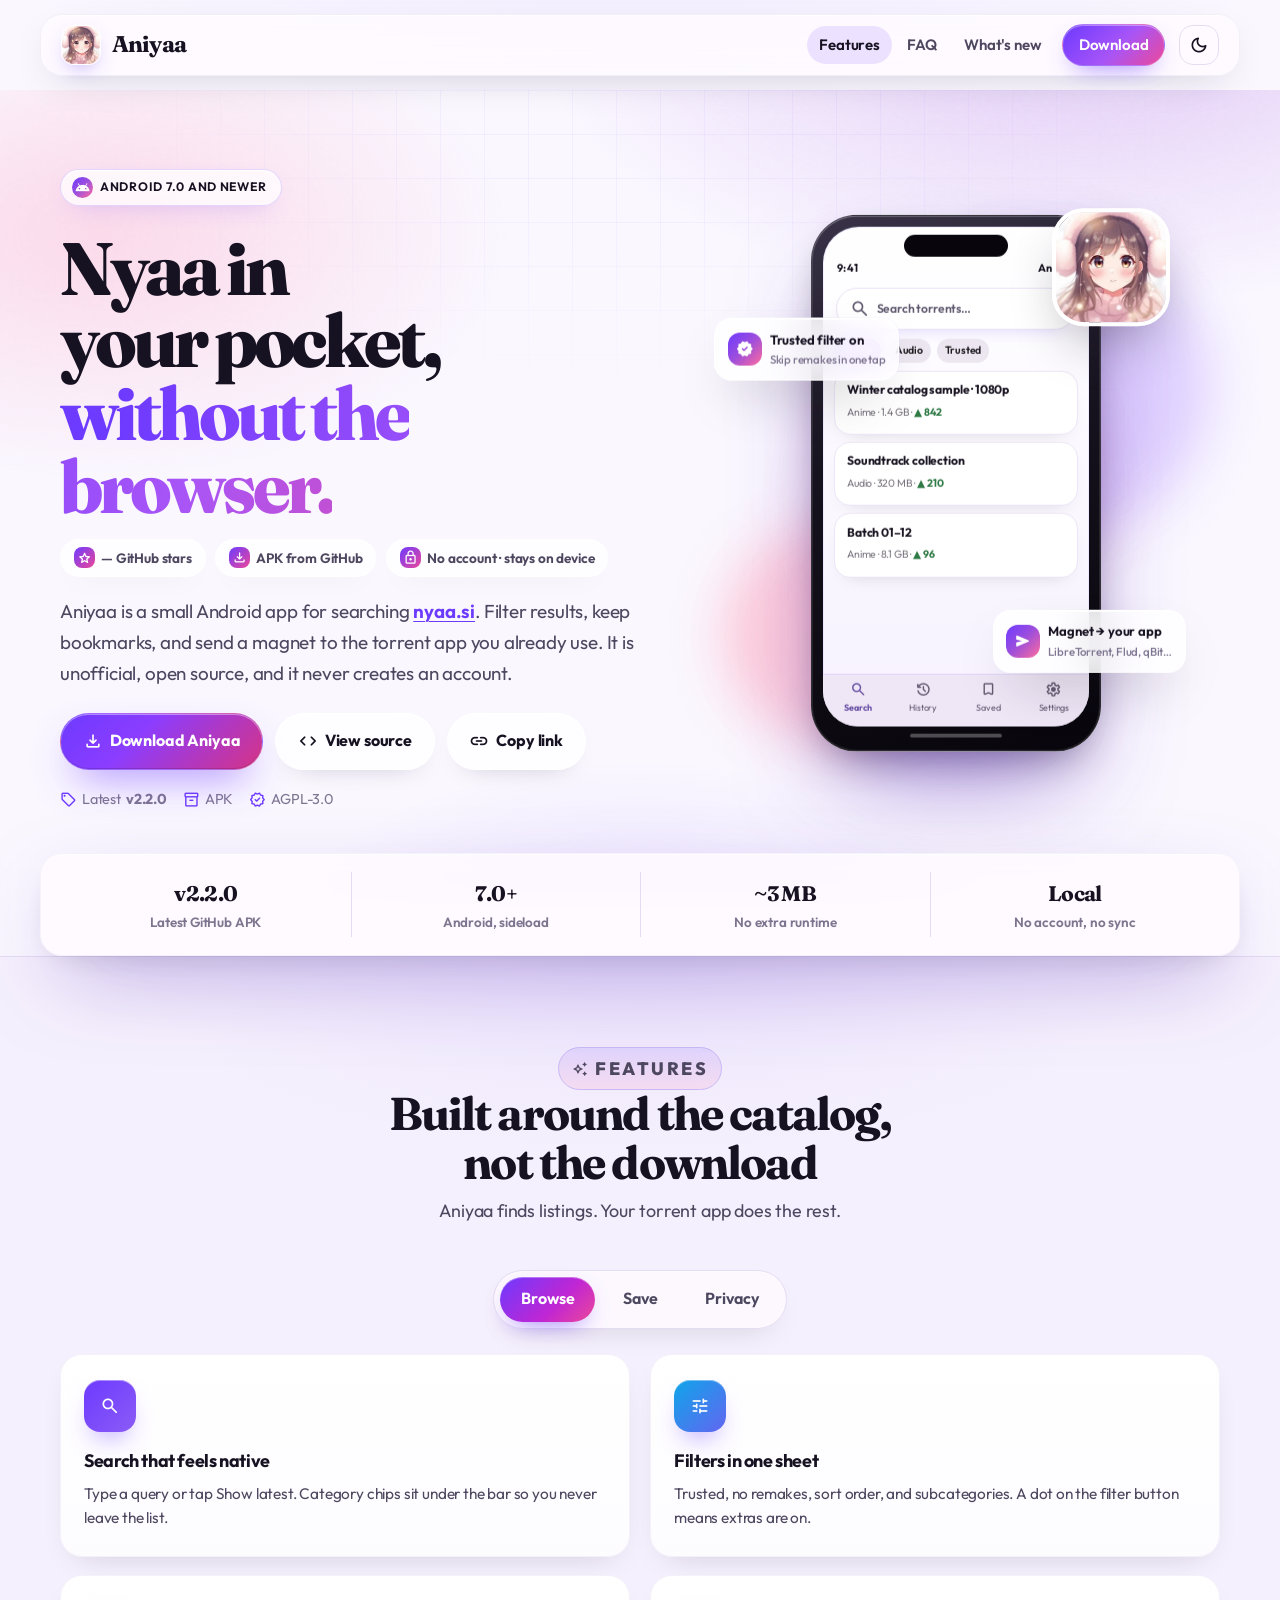
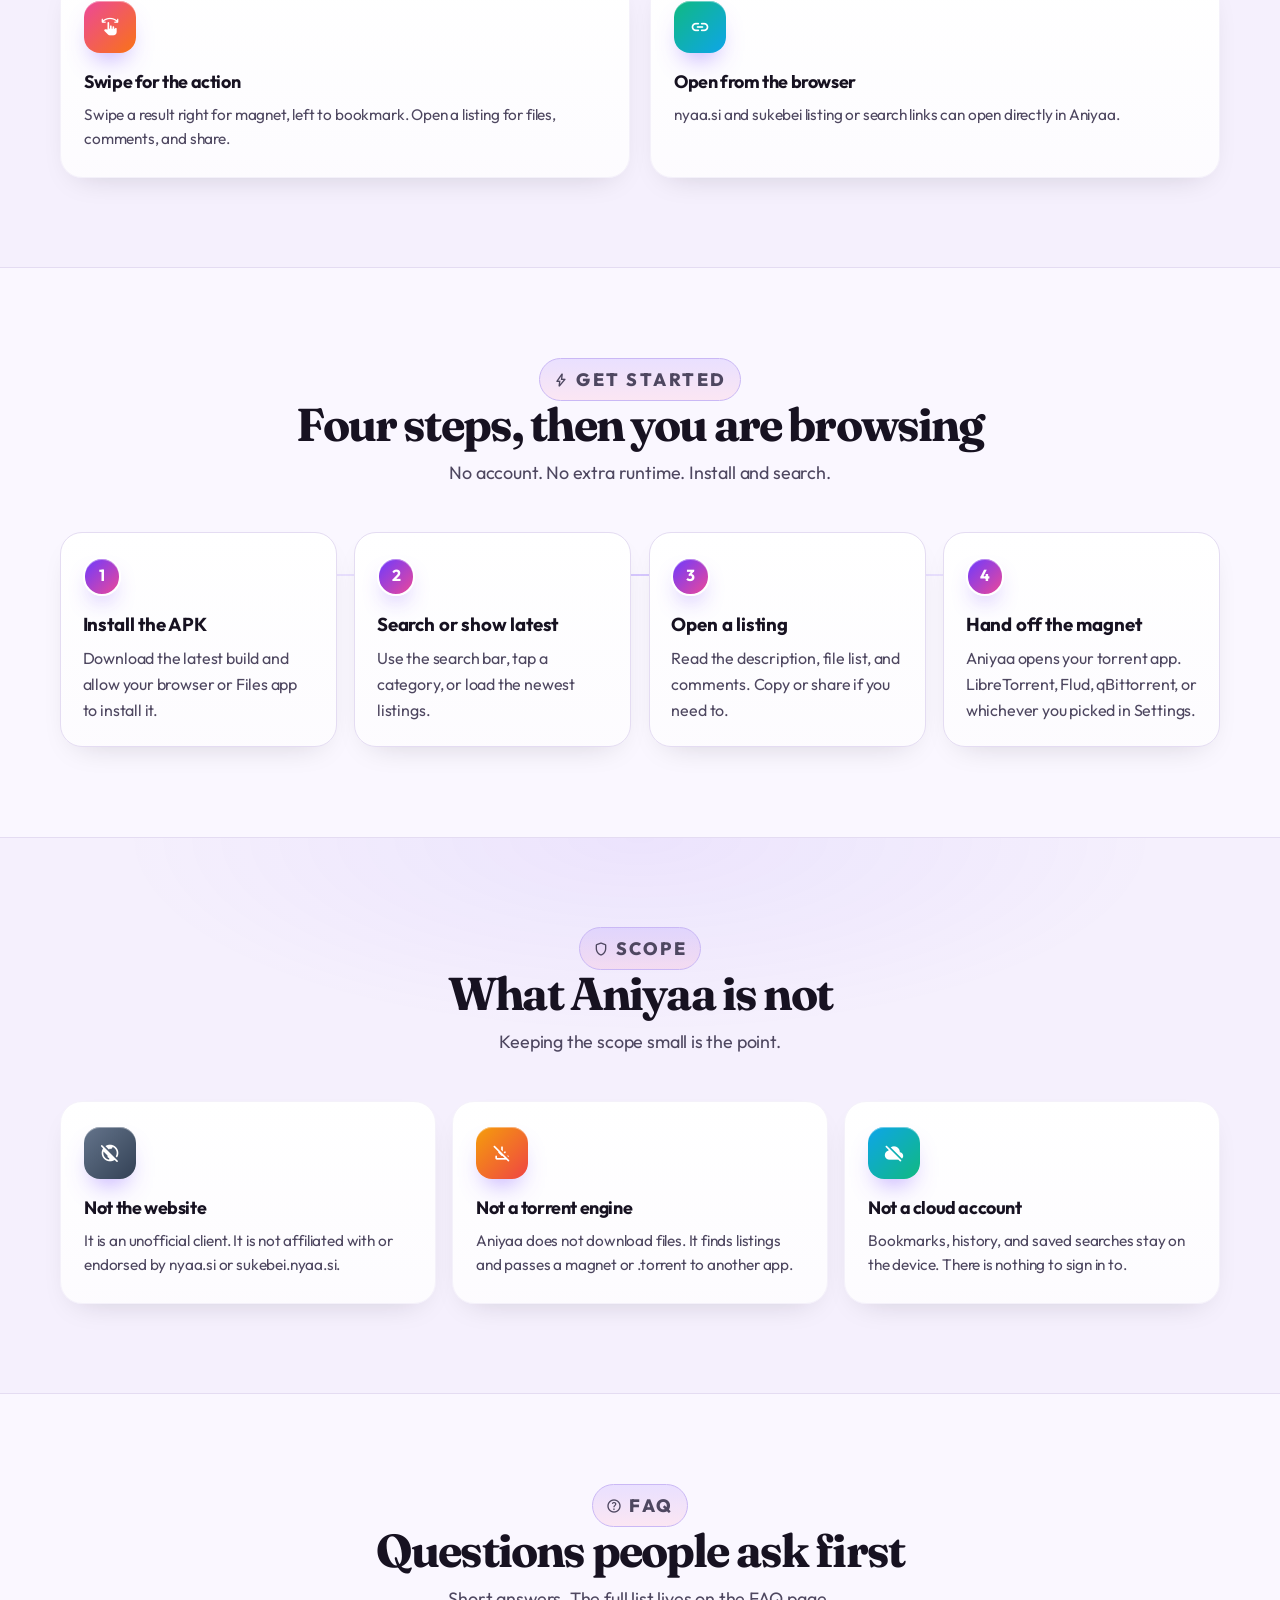
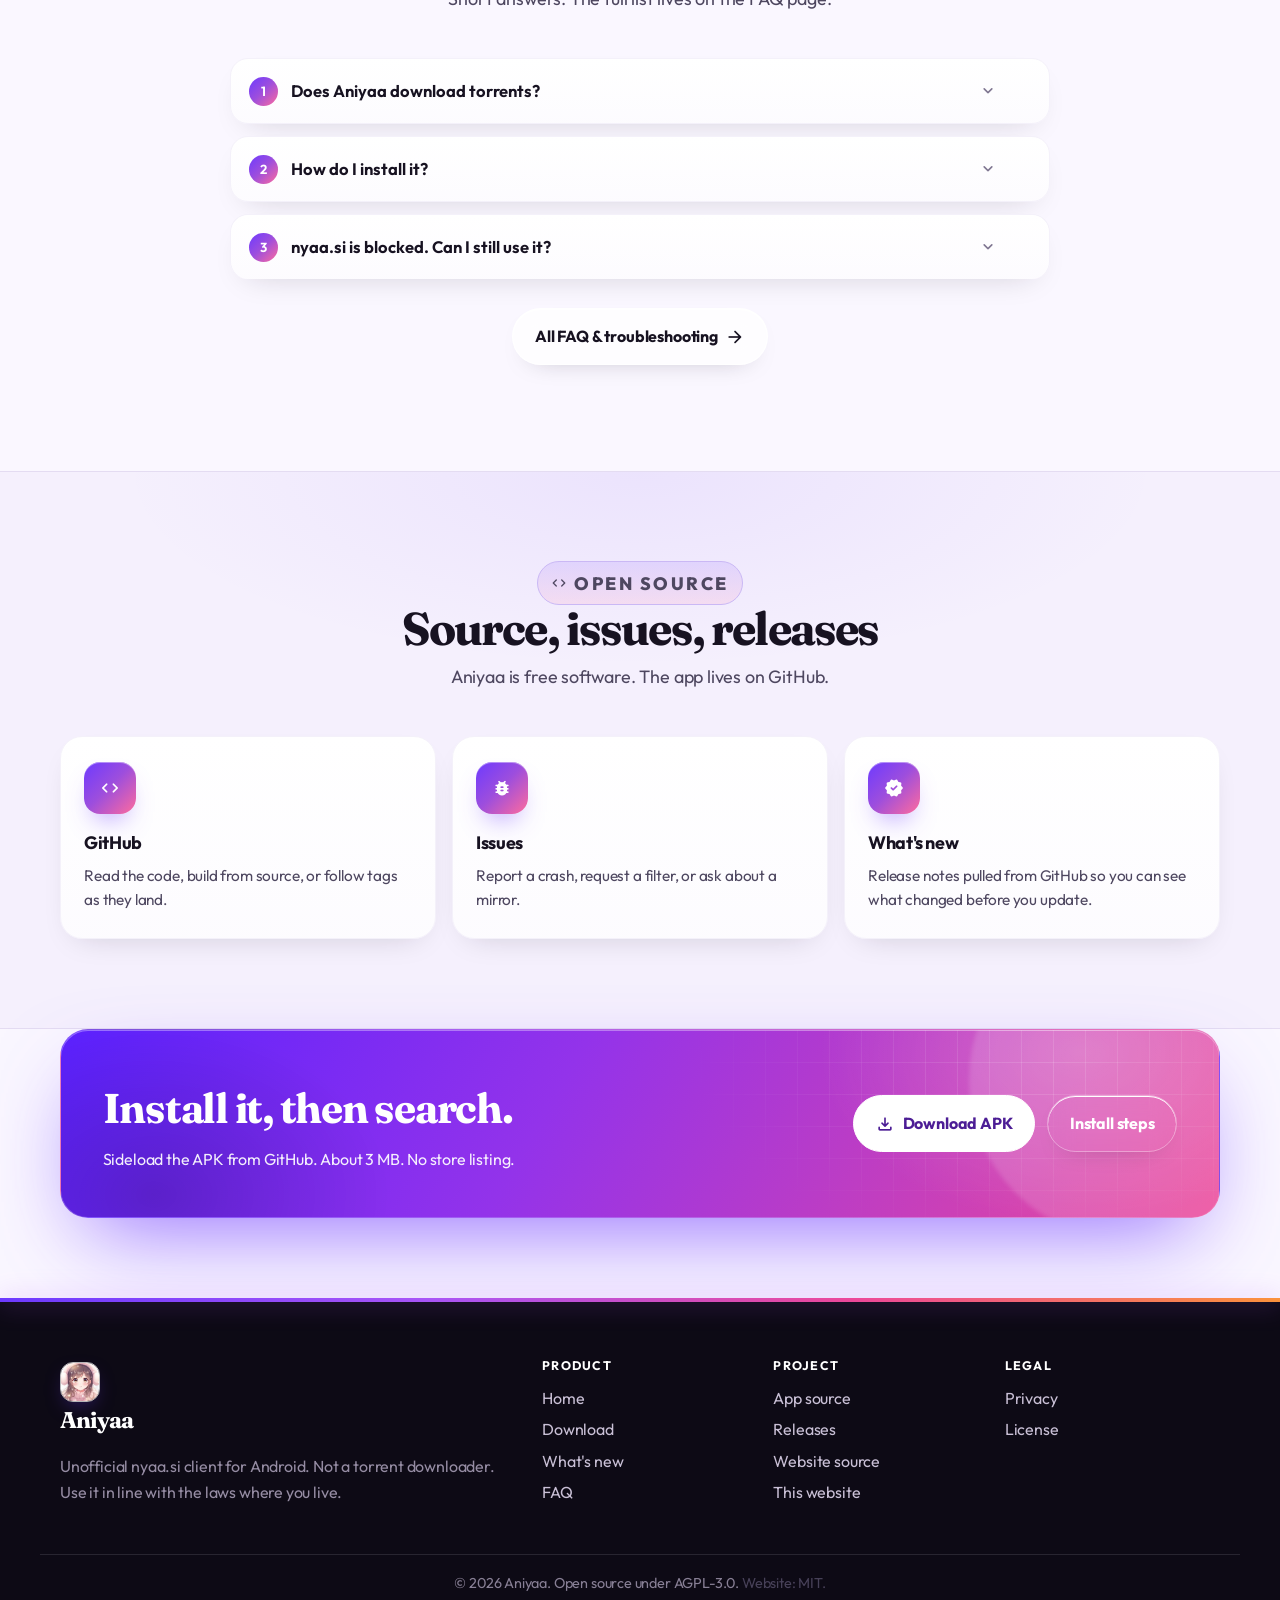
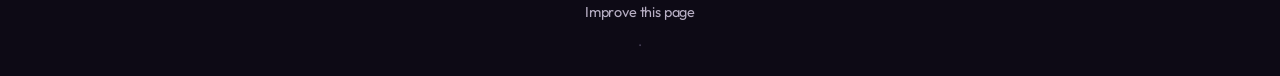
<file: index.html>
<!DOCTYPE html>
<html lang="en">
<head>
  <meta charset="UTF-8">
  <meta name="viewport" content="width=device-width, initial-scale=1, viewport-fit=cover">
  <title>Aniyaa — Search nyaa.si from your Android phone</title>
  <meta name="description" content="Aniyaa is a simple Android app for browsing nyaa.si. Search, filter, bookmark, and hand listings to the torrent app you already use. Unofficial. Open source.">
  <meta name="theme-color" content="#6750A4">
  <meta property="og:title" content="Aniyaa">
  <meta property="og:description" content="Search nyaa.si from your Android phone. Not a torrent client — just a faster catalog.">
  <meta property="og:image" content="https://aniyaa.pages.dev/images/logo.png">
  <meta property="og:image:alt" content="Aniyaa app icon">
  <meta property="og:type" content="website">
  <meta property="og:url" content="https://aniyaa.pages.dev/">
  <meta name="twitter:card" content="summary">
  <meta name="twitter:title" content="Aniyaa — Search nyaa.si from your Android phone">
  <meta name="twitter:description" content="Filter results, keep bookmarks, and hand magnets to the torrent app you already use. Unofficial. Open source.">
  <meta name="twitter:image" content="https://aniyaa.pages.dev/images/logo.png">
  <link rel="canonical" href="https://aniyaa.pages.dev/">
  <link rel="icon" type="image/png" href="favicon.png">
  <link rel="apple-touch-icon" href="images/apple-touch-icon.png">
  <link rel="manifest" href="site.webmanifest">
  <link rel="preconnect" href="https://fonts.googleapis.com">
  <link rel="preconnect" href="https://fonts.gstatic.com" crossorigin>
  <script type="application/ld+json">
  {"@context":"https://schema.org","@type":"SoftwareApplication","name":"Aniyaa","operatingSystem":"Android 7.0+","applicationCategory":"UtilitiesApplication","offers":{"@type":"Offer","price":"0"},"license":"https://www.gnu.org/licenses/agpl-3.0.html","downloadUrl":"https://github.com/Nova420k/Aniyaa/releases/latest","softwareHelp":"https://aniyaa.pages.dev/faq"}
  </script>
  <script src="js/theme-preload.js"></script>
  <link rel="stylesheet" href="css/styles.css">
</head>
<body>
  <div class="scroll-progress" aria-hidden="true"><span data-scroll-progress></span></div>
  <a class="skip-link" href="#main">Skip to content</a>

  <header class="nav">
    <div class="wrap nav-inner">
      <a class="brand" href="/">
        <img src="images/logo.png" alt="" width="38" height="38">
        <span>Aniyaa</span>
      </a>
      <nav class="nav-links" aria-label="Primary">
        <a href="#features">Features</a>
        <a href="/faq">FAQ</a>
        <a href="/changelog">What's new</a>
        <a class="btn-nav" href="/download">Download</a>
      </nav>
      <button class="icon-btn theme-toggle" type="button" data-theme-toggle aria-label="Toggle theme">
        <span class="material-symbols-rounded icon-sun">light_mode</span>
        <span class="material-symbols-rounded icon-moon">dark_mode</span>
      </button>
      <button class="icon-btn menu-btn" type="button" data-drawer-toggle aria-expanded="false" aria-label="Open menu">
        <span class="material-symbols-rounded">menu</span>
      </button>
    </div>
  </header>

  <div class="drawer" data-drawer>
    <div class="drawer-scrim" data-drawer-scrim></div>
    <nav class="drawer-panel" aria-label="Mobile">
      <a href="#features"><span class="material-symbols-rounded">auto_awesome</span> Features</a>
      <a href="/faq"><span class="material-symbols-rounded">help</span> FAQ</a>
      <a href="/changelog"><span class="material-symbols-rounded">new_releases</span> What's new</a>
      <a href="/download"><span class="material-symbols-rounded">download</span> Download</a>
      <a href="https://github.com/Nova420k/Aniyaa" target="_blank" rel="noopener"><span class="material-symbols-rounded">code</span> Source</a>
    </nav>
  </div>

  <main id="main">
    <section class="hero">
      <div class="wrap hero-grid">
        <div data-reveal>
          <p class="kicker">
            <span class="material-symbols-rounded">android</span>
            Android 7.0 and newer
          </p>
          <h1>Nyaa in your pocket,<br> <span class="gradient-text">without the browser.</span></h1>
          <div class="hero-badges" aria-label="Highlights">
            <span class="hero-badge"><span class="material-symbols-rounded">star</span><span><span data-github-stars>—</span> GitHub stars</span></span>
            <span class="hero-badge"><span class="material-symbols-rounded">download</span><span data-release-downloads>APK from GitHub</span></span>
            <span class="hero-badge"><span class="material-symbols-rounded">lock</span>No account · stays on device</span>
          </div>
          <p class="lede">
            Aniyaa is a small Android app for searching <a href="https://nyaa.si" target="_blank" rel="noopener">nyaa.si</a>.
            Filter results, keep bookmarks, and send a magnet to the torrent app you already use.
            It is unofficial, open source, and it never creates an account.
          </p>
          <div class="hero-actions">
            <a class="btn btn-primary" data-release-href href="https://github.com/Nova420k/Aniyaa/releases/latest">
              <span class="material-symbols-rounded">download</span>
              Download Aniyaa
            </a>
            <a class="btn btn-ghost" href="https://github.com/Nova420k/Aniyaa" target="_blank" rel="noopener">
              <span class="material-symbols-rounded">code</span>
              View source
            </a>
            <button class="btn btn-ghost" type="button" data-copy="APK_URL" data-copy-apk aria-label="Copy APK download link">
              <span class="material-symbols-rounded">link</span>
              <span data-copy-label>Copy link</span>
            </button>
          </div>
          <div class="meta-row">
            <span><span class="material-symbols-rounded">sell</span> Latest <strong data-release-tag>v2.2.0</strong></span>
            <span><span class="material-symbols-rounded">inventory_2</span> <span data-release-size>APK</span></span>
            <span><span class="material-symbols-rounded">verified</span> AGPL-3.0</span>
          </div>
        </div>

        <div class="hero-art" data-reveal>
          <div class="orb orb-a"></div>
          <div class="orb orb-b"></div>
          <div class="hero-stage">
            <div class="float-card float-a" aria-hidden="true">
              <span class="material-symbols-rounded">verified</span>
              <span>Trusted filter on<small>Skip remakes in one tap</small></span>
            </div>
            <div class="float-card float-b" aria-hidden="true">
              <span class="material-symbols-rounded">send</span>
              <span>Magnet → your app<small>LibreTorrent, Flud, qBit…</small></span>
            </div>
            <img class="mascot" src="images/logo.png" alt="Aniyaa mascot" loading="eager" decoding="async" fetchpriority="high">
            <div class="device" aria-hidden="true">
              <div class="device-screen">
                <div class="device-notch"></div>
                <div class="device-status"><span>9:41</span><span>Aniyaa</span></div>
                <div class="device-search">
                  <span class="material-symbols-rounded">search</span>
                  Search torrents…
                </div>
                <div class="chips">
                  <span class="chip on">Anime</span>
                  <span class="chip">Audio</span>
                  <span class="chip">Trusted</span>
                </div>
                <div class="listing">
                  <strong>Winter catalog sample · 1080p</strong>
                  <small>Anime · 1.4 GB · <span class="seed">▲ 842</span></small>
                </div>
                <div class="listing">
                  <strong>Soundtrack collection</strong>
                  <small>Audio · 320 MB · <span class="seed">▲ 210</span></small>
                </div>
                <div class="listing">
                  <strong>Batch 01–12</strong>
                  <small>Anime · 8.1 GB · <span class="seed">▲ 96</span></small>
                </div>
                <div class="device-bar">
                  <div class="active"><span class="material-symbols-rounded">search</span>Search</div>
                  <div><span class="material-symbols-rounded">history</span>History</div>
                  <div><span class="material-symbols-rounded">bookmark</span>Saved</div>
                  <div><span class="material-symbols-rounded">settings</span>Settings</div>
                </div>
              </div>
              <div class="device-home"></div>
            </div>
          </div>
        </div>
      </div>
    </section>

    <section class="stats" aria-label="At a glance">
      <div class="wrap stats-row">
        <div class="stat">
          <strong data-release-tag>v2.2.0</strong>
          <span>Latest GitHub APK</span>
        </div>
        <div class="stat">
          <strong>7.0+</strong>
          <span>Android, sideload</span>
        </div>
        <div class="stat">
          <strong data-release-size>~3 MB</strong>
          <span>No extra runtime</span>
        </div>
        <div class="stat">
          <strong>Local</strong>
          <span>No account, no sync</span>
        </div>
      </div>
    </section>

    <section class="section section-muted" id="features">
      <div class="wrap">
        <div class="section-head">
          <p class="eyebrow"><span class="material-symbols-rounded">auto_awesome</span> Features</p>
          <h2>Built around the catalog, not the download</h2>
          <p>Aniyaa finds listings. Your torrent app does the rest.</p>
        </div>

        <div class="tabs" role="tablist" aria-label="Feature groups">
          <button class="tab is-active" type="button" role="tab" id="tab-browse" aria-controls="panel-browse" aria-selected="true" data-feature-tab="browse">Browse</button>
          <button class="tab" type="button" role="tab" id="tab-save" aria-controls="panel-save" aria-selected="false" tabindex="-1" data-feature-tab="save">Save</button>
          <button class="tab" type="button" role="tab" id="tab-privacy" aria-controls="panel-privacy" aria-selected="false" tabindex="-1" data-feature-tab="privacy">Privacy</button>
        </div>

        <div class="panel is-active" id="panel-browse" data-feature-panel="browse" role="tabpanel" aria-labelledby="tab-browse">
          <div class="cards">
            <article class="card" data-reveal>
              <div class="icon-blob"><span class="material-symbols-rounded">search</span></div>
              <h3>Search that feels native</h3>
              <p>Type a query or tap Show latest. Category chips sit under the bar so you never leave the list.</p>
            </article>
            <article class="card" data-reveal style="--delay:60ms">
              <div class="icon-blob"><span class="material-symbols-rounded">tune</span></div>
              <h3>Filters in one sheet</h3>
              <p>Trusted, no remakes, sort order, and subcategories. A dot on the filter button means extras are on.</p>
            </article>
            <article class="card" data-reveal style="--delay:120ms">
              <div class="icon-blob"><span class="material-symbols-rounded">swipe</span></div>
              <h3>Swipe for the action</h3>
              <p>Swipe a result right for magnet, left to bookmark. Open a listing for files, comments, and share.</p>
            </article>
            <article class="card" data-reveal style="--delay:180ms">
              <div class="icon-blob"><span class="material-symbols-rounded">link</span></div>
              <h3>Open from the browser</h3>
              <p>nyaa.si and sukebei listing or search links can open directly in Aniyaa.</p>
            </article>
          </div>
        </div>

        <div class="panel" id="panel-save" data-feature-panel="save" role="tabpanel" aria-labelledby="tab-save" hidden>
          <div class="cards">
            <article class="card">
              <div class="icon-blob"><span class="material-symbols-rounded">bookmark</span></div>
              <h3>Bookmarks stay local</h3>
              <p>Star a listing and find it later. Swipe a bookmark left to remove it. Updates never wipe them.</p>
            </article>
            <article class="card">
              <div class="icon-blob"><span class="material-symbols-rounded">history</span></div>
              <h3>Search history</h3>
              <p>Recent queries live on the History tab so you can jump back into a hunt without retyping.</p>
            </article>
            <article class="card">
              <div class="icon-blob"><span class="material-symbols-rounded">notifications</span></div>
              <h3>Saved search alerts</h3>
              <p>Pin a search and Aniyaa can notify you when new results appear. Permission is asked first.</p>
            </article>
            <article class="card">
              <div class="icon-blob"><span class="material-symbols-rounded">backup</span></div>
              <h3>Export and reset</h3>
              <p>Take a backup from Settings, or wipe local data. Nothing is stored on a server you do not control.</p>
            </article>
          </div>
        </div>

        <div class="panel" id="panel-privacy" data-feature-panel="privacy" role="tabpanel" aria-labelledby="tab-privacy" hidden>
          <div class="cards">
            <article class="card">
              <div class="icon-blob"><span class="material-symbols-rounded">lock</span></div>
              <h3>App lock</h3>
              <p>PIN or biometrics before the catalog opens. Useful if the phone is shared or unlocked in public.</p>
            </article>
            <article class="card">
              <div class="icon-blob"><span class="material-symbols-rounded">visibility_off</span></div>
              <h3>Hide the screen</h3>
              <p>Block screenshots and hide Aniyaa from recents when you want the listing list off the record.</p>
            </article>
            <article class="card">
              <div class="icon-blob"><span class="material-symbols-rounded">palette</span></div>
              <h3>Material You themes</h3>
              <p>Wallpaper colors on Android 12+, extra palettes, and light or dark. The catalog should feel like your phone.</p>
            </article>
            <article class="card">
              <div class="icon-blob"><span class="material-symbols-rounded">18_up_rating</span></div>
              <h3>Sukebei stays off</h3>
              <p>Adult catalog is optional and disabled until you turn it on in Settings if you are 18 or older.</p>
            </article>
          </div>
        </div>
      </div>
    </section>

    <section class="section" id="how">
      <div class="wrap">
        <div class="section-head" data-reveal>
          <p class="eyebrow"><span class="material-symbols-rounded">bolt</span> Get started</p>
          <h2>Four steps, then you are browsing</h2>
          <p>No account. No extra runtime. Install and search.</p>
        </div>
        <div class="steps">
          <article class="step" data-reveal>
            <h3>Install the APK</h3>
            <p>Download the latest build and allow your browser or Files app to install it.</p>
          </article>
          <article class="step" data-reveal style="--delay:70ms">
            <h3>Search or show latest</h3>
            <p>Use the search bar, tap a category, or load the newest listings.</p>
          </article>
          <article class="step" data-reveal style="--delay:140ms">
            <h3>Open a listing</h3>
            <p>Read the description, file list, and comments. Copy or share if you need to.</p>
          </article>
          <article class="step" data-reveal style="--delay:210ms">
            <h3>Hand off the magnet</h3>
            <p>Aniyaa opens your torrent app. LibreTorrent, Flud, qBittorrent, or whichever you picked in Settings.</p>
          </article>
        </div>
      </div>
    </section>

    <section class="section section-muted">
      <div class="wrap">
        <div class="section-head" data-reveal>
          <p class="eyebrow"><span class="material-symbols-rounded">shield</span> Scope</p>
          <h2>What Aniyaa is not</h2>
          <p>Keeping the scope small is the point.</p>
        </div>
        <div class="pillars">
          <article class="card" data-reveal>
            <div class="icon-blob"><span class="material-symbols-rounded">public_off</span></div>
            <h3>Not the website</h3>
            <p>It is an unofficial client. It is not affiliated with or endorsed by nyaa.si or sukebei.nyaa.si.</p>
          </article>
          <article class="card" data-reveal style="--delay:80ms">
            <div class="icon-blob"><span class="material-symbols-rounded">file_download_off</span></div>
            <h3>Not a torrent engine</h3>
            <p>Aniyaa does not download files. It finds listings and passes a magnet or .torrent to another app.</p>
          </article>
          <article class="card" data-reveal style="--delay:160ms">
            <div class="icon-blob"><span class="material-symbols-rounded">cloud_off</span></div>
            <h3>Not a cloud account</h3>
            <p>Bookmarks, history, and saved searches stay on the device. There is nothing to sign in to.</p>
          </article>
        </div>
      </div>
    </section>

    <section class="section" id="faq">
      <div class="wrap">
        <div class="section-head" data-reveal>
          <p class="eyebrow"><span class="material-symbols-rounded">help</span> FAQ</p>
          <h2>Questions people ask first</h2>
          <p>Short answers. The full list lives on the FAQ page.</p>
        </div>
        <div class="faq-shell">
          <div class="faq-list">
            <div class="faq-item" data-faq-item>
              <button type="button" data-faq-button aria-expanded="false">
                <span class="faq-num">1</span>
                Does Aniyaa download torrents?
                <span class="material-symbols-rounded">expand_more</span>
              </button>
              <div class="faq-panel" data-faq-panel>
                <div>No. It opens a magnet or saves a .torrent file. A separate torrent app does the downloading.</div>
              </div>
            </div>
            <div class="faq-item" data-faq-item>
              <button type="button" data-faq-button aria-expanded="false">
                <span class="faq-num">2</span>
                How do I install it?
                <span class="material-symbols-rounded">expand_more</span>
              </button>
              <div class="faq-panel" data-faq-panel>
                <div>Grab the APK from the latest GitHub release, open the file, and allow install from that source if Android asks. Details are on the <a href="/download">download page</a>.</div>
              </div>
            </div>
            <div class="faq-item" data-faq-item>
              <button type="button" data-faq-button aria-expanded="false">
                <span class="faq-num">3</span>
                nyaa.si is blocked. Can I still use it?
                <span class="material-symbols-rounded">expand_more</span>
              </button>
              <div class="faq-panel" data-faq-panel>
                <div>Yes. Set a mirror URL for that catalog in Settings. Bookmarks and history stay on the phone either way.</div>
              </div>
            </div>
          </div>
        </div>
        <p class="center" style="margin-top:1.8rem">
          <a class="btn btn-ghost" href="/faq">
            All FAQ &amp; troubleshooting
            <span class="material-symbols-rounded">arrow_forward</span>
          </a>
        </p>
      </div>
    </section>

    <section class="section section-muted" id="community">
      <div class="wrap">
        <div class="section-head" data-reveal>
          <p class="eyebrow"><span class="material-symbols-rounded">code</span> Open source</p>
          <h2>Source, issues, releases</h2>
          <p>Aniyaa is free software. The app lives on GitHub.</p>
        </div>
        <div class="community">
          <a class="card" href="https://github.com/Nova420k/Aniyaa" target="_blank" rel="noopener" data-reveal>
            <div class="icon-blob"><span class="material-symbols-rounded">code</span></div>
            <h3>GitHub</h3>
            <p>Read the code, build from source, or follow tags as they land.</p>
          </a>
          <a class="card" href="https://github.com/Nova420k/Aniyaa/issues" target="_blank" rel="noopener" data-reveal style="--delay:80ms">
            <div class="icon-blob"><span class="material-symbols-rounded">bug_report</span></div>
            <h3>Issues</h3>
            <p>Report a crash, request a filter, or ask about a mirror.</p>
          </a>
          <a class="card" href="/changelog" data-reveal style="--delay:160ms">
            <div class="icon-blob"><span class="material-symbols-rounded">new_releases</span></div>
            <h3>What's new</h3>
            <p>Release notes pulled from GitHub so you can see what changed before you update.</p>
          </a>
        </div>
      </div>
    </section>

    <section class="cta-band">
      <div class="wrap">
        <div class="cta-inner" data-reveal>
          <div>
            <h2>Install it, then search.</h2>
            <p>Sideload the APK from GitHub. About 3 MB. No store listing.</p>
          </div>
          <div class="hero-actions">
            <a class="btn btn-primary" data-release-href href="https://github.com/Nova420k/Aniyaa/releases/latest">
              <span class="material-symbols-rounded">download</span>
              Download APK
            </a>
            <a class="btn btn-ghost" href="/download">Install steps</a>
          </div>
        </div>
      </div>
    </section>
  </main>

  <footer class="footer">
    <div class="wrap footer-grid">
      <div>
        <a class="brand" href="/">
          <img src="images/logo.png" alt="" width="36" height="36" loading="lazy" decoding="async">
          <span>Aniyaa</span>
        </a>
        <p>Unofficial nyaa.si client for Android. Not a torrent downloader. Use it in line with the laws where you live.</p>
      </div>
      <div class="footer-cols">
        <div>
          <h4>Product</h4>
          <a href="/">Home</a>
          <a href="/download">Download</a>
          <a href="/changelog">What's new</a>
          <a href="/faq">FAQ</a>
        </div>
        <div>
          <h4>Project</h4>
          <a href="https://github.com/Nova420k/Aniyaa" target="_blank" rel="noopener">App source</a>
          <a href="https://github.com/Nova420k/Aniyaa/releases" target="_blank" rel="noopener">Releases</a>
          <a href="https://github.com/Nova420k/Aniyaa-website" target="_blank" rel="noopener">Website source</a>
          <a href="https://aniyaa.pages.dev">This website</a>
        </div>
        <div>
          <h4>Legal</h4>
          <a href="/privacy">Privacy</a>
          <a href="/license">License</a>
        </div>
      </div>
    </div>
    <div class="wrap footer-bottom">
      © <span data-year>2026</span> Aniyaa. Open source under AGPL-3.0. <span class="muted">Website: MIT. <a href="https://github.com/Nova420k/Aniyaa-website" target="_blank" rel="noopener">Improve this page</a>.</span>
    </div>
  </footer>

  <div class="toast-stack" data-toast-stack aria-live="polite"></div>
  <button class="scroll-top" type="button" data-scroll-top aria-label="Back to top">
    <span class="material-symbols-rounded">arrow_upward</span>
  </button>

  <script src="js/config.js" defer></script>
  <script src="js/theme.js" defer></script>
  <script src="js/release.js" defer></script>
  <script src="js/site.js" defer></script>
  <script src="js/particles.js" defer></script>
  <script src="js/fx.js" defer></script>
</body>
</html>
</file>
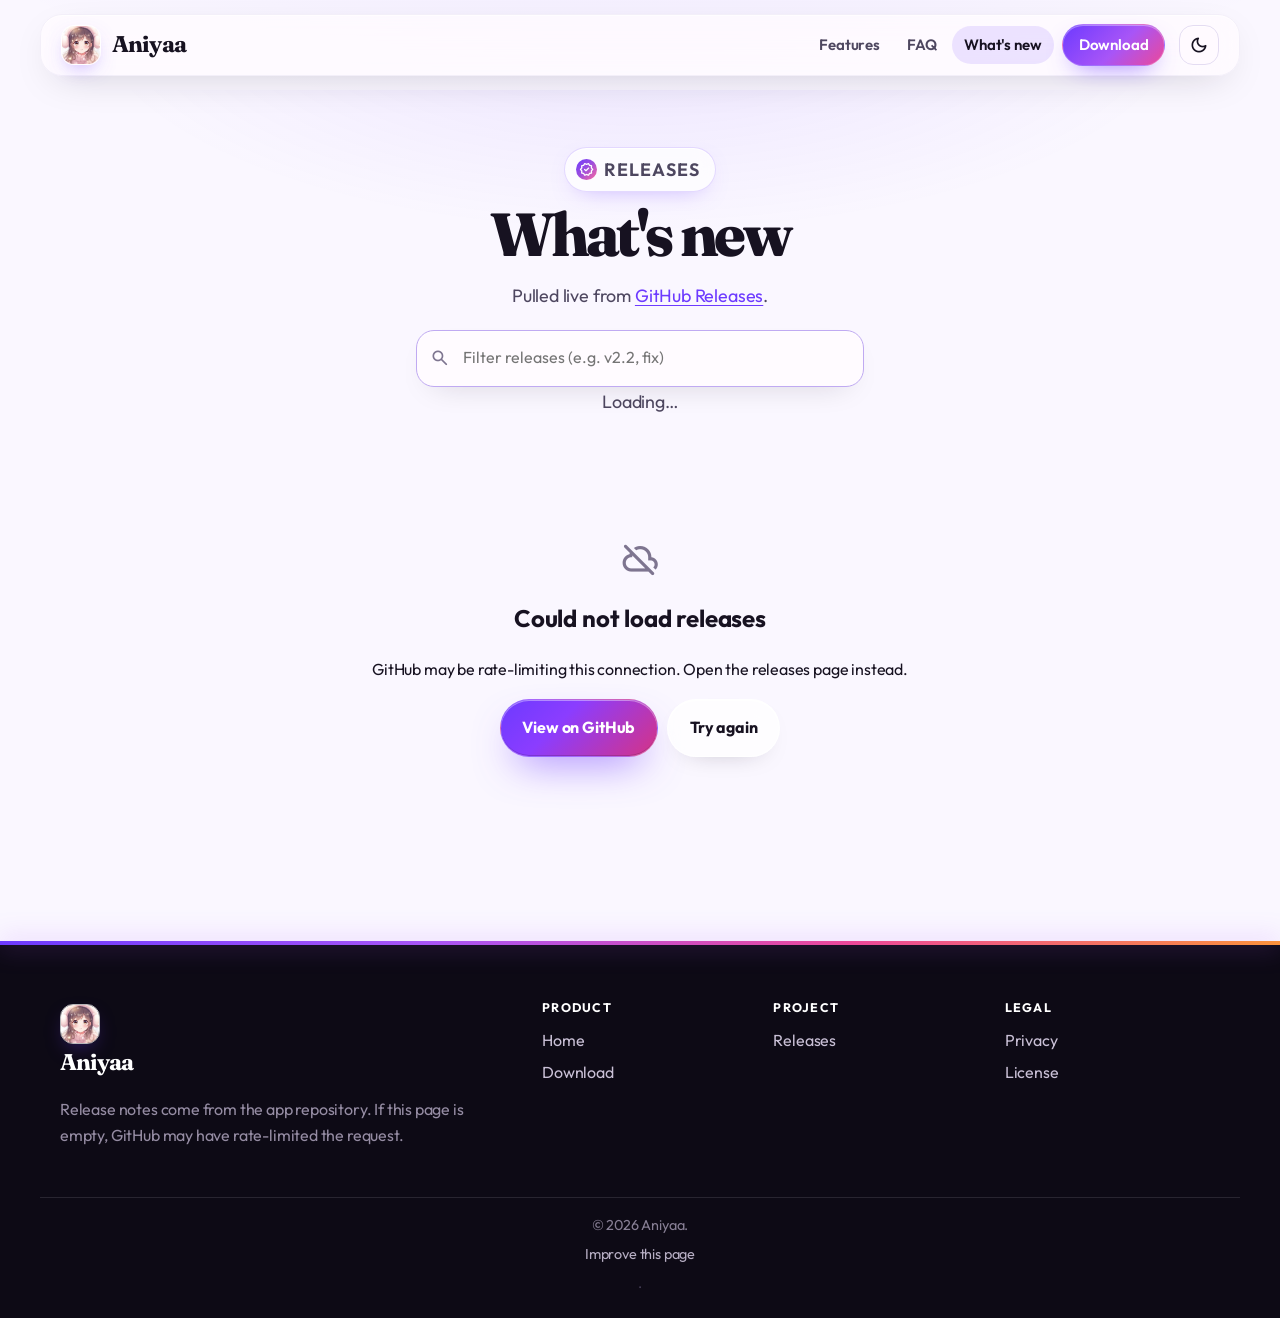
<file: changelog.html>
<!DOCTYPE html>
<html lang="en">
<head>
  <meta charset="UTF-8">
  <meta name="viewport" content="width=device-width, initial-scale=1, viewport-fit=cover">
  <title>What's new — Aniyaa</title>
  <meta name="description" content="Aniyaa release notes loaded from GitHub.">
  <meta name="theme-color" content="#6750A4">
  <meta property="og:title" content="What's new — Aniyaa">
  <meta property="og:description" content="Release notes pulled live from GitHub.">
  <meta property="og:type" content="website">
  <meta property="og:url" content="https://aniyaa.pages.dev/changelog">
  <meta property="og:image" content="https://aniyaa.pages.dev/images/logo.png">
  <meta name="twitter:card" content="summary">
  <link rel="canonical" href="https://aniyaa.pages.dev/changelog">
  <link rel="icon" type="image/png" href="favicon.png">
  <link rel="apple-touch-icon" href="images/apple-touch-icon.png">
  <link rel="manifest" href="site.webmanifest">
  <link rel="preconnect" href="https://fonts.googleapis.com">
  <link rel="preconnect" href="https://fonts.gstatic.com" crossorigin>
  <script src="js/theme-preload.js"></script>
  <link rel="stylesheet" href="css/styles.css">
</head>
<body>
  <div class="scroll-progress" aria-hidden="true"><span data-scroll-progress></span></div>
  <a class="skip-link" href="#main">Skip to content</a>
  <header class="nav">
    <div class="wrap nav-inner">
      <a class="brand" href="/">
        <img src="images/logo.png" alt="" width="38" height="38">
        <span>Aniyaa</span>
      </a>
      <nav class="nav-links" aria-label="Primary">
        <a href="/#features">Features</a>
        <a href="/faq">FAQ</a>
        <a class="is-current" href="/changelog">What's new</a>
        <a class="btn-nav" href="/download">Download</a>
      </nav>
      <button class="icon-btn theme-toggle" type="button" data-theme-toggle aria-label="Toggle theme">
        <span class="material-symbols-rounded icon-sun">light_mode</span>
        <span class="material-symbols-rounded icon-moon">dark_mode</span>
      </button>
      <button class="icon-btn menu-btn" type="button" data-drawer-toggle aria-expanded="false" aria-label="Open menu">
        <span class="material-symbols-rounded">menu</span>
      </button>
    </div>
  </header>
  <div class="drawer" data-drawer>
    <div class="drawer-scrim" data-drawer-scrim></div>
    <nav class="drawer-panel" aria-label="Mobile">
      <a href="/">Home</a>
      <a href="/faq">FAQ</a>
      <a class="is-current" href="/changelog">What's new</a>
      <a href="/download">Download</a>
    </nav>
  </div>

  <main id="main" class="section">
    <div class="wrap">
      <header class="page-hero section-head">
        <p class="kicker"><span class="material-symbols-rounded">new_releases</span> Releases</p>
        <h1>What's new</h1>
        <p>Pulled live from <a href="https://github.com/Nova420k/Aniyaa/releases" target="_blank" rel="noopener">GitHub Releases</a>.</p>
        <div class="search-wrap">
          <span class="material-symbols-rounded leading">search</span>
          <input type="search" placeholder="Filter releases (e.g. v2.2, fix)" data-changelog-search aria-label="Filter releases">
          <button class="icon-btn trailing" type="button" data-changelog-clear hidden aria-label="Clear filter">
            <span class="material-symbols-rounded">close</span>
          </button>
        </div>
        <p class="search-meta"><span data-changelog-count>Loading…</span></p>
      </header>
      <div data-changelog>
        <p class="muted center">Loading releases…</p>
      </div>
    </div>
  </main>

  <footer class="footer">
    <div class="wrap footer-grid">
      <div>
        <a class="brand" href="/">
          <img src="images/logo.png" alt="" width="36" height="36">
          <span>Aniyaa</span>
        </a>
        <p>Release notes come from the app repository. If this page is empty, GitHub may have rate-limited the request.</p>
      </div>
      <div class="footer-cols">
        <div>
          <h4>Product</h4>
          <a href="/">Home</a>
          <a href="/download">Download</a>
        </div>
        <div>
          <h4>Project</h4>
          <a href="https://github.com/Nova420k/Aniyaa/releases" target="_blank" rel="noopener">Releases</a>
        </div>
        <div>
          <h4>Legal</h4>
          <a href="/privacy">Privacy</a>
          <a href="/license">License</a>
        </div>
      </div>
    </div>
    <div class="wrap footer-bottom">© <span data-year>2026</span> Aniyaa. <span class="muted"><a href="https://github.com/Nova420k/Aniyaa-website" target="_blank" rel="noopener">Improve this page</a>.</span></div>
  </footer>
  <div class="toast-stack" data-toast-stack aria-live="polite"></div>
  <button class="scroll-top" type="button" data-scroll-top aria-label="Back to top">
    <span class="material-symbols-rounded">arrow_upward</span>
  </button>
  <script src="js/config.js" defer></script>
  <script src="js/theme.js" defer></script>
  <script src="js/release.js" defer></script>
  <script src="js/changelog.js" defer></script>
  <script src="js/site.js" defer></script>
  <script src="js/particles.js" defer></script>
  <script src="js/fx.js" defer></script>
</body>
</html>
</file>
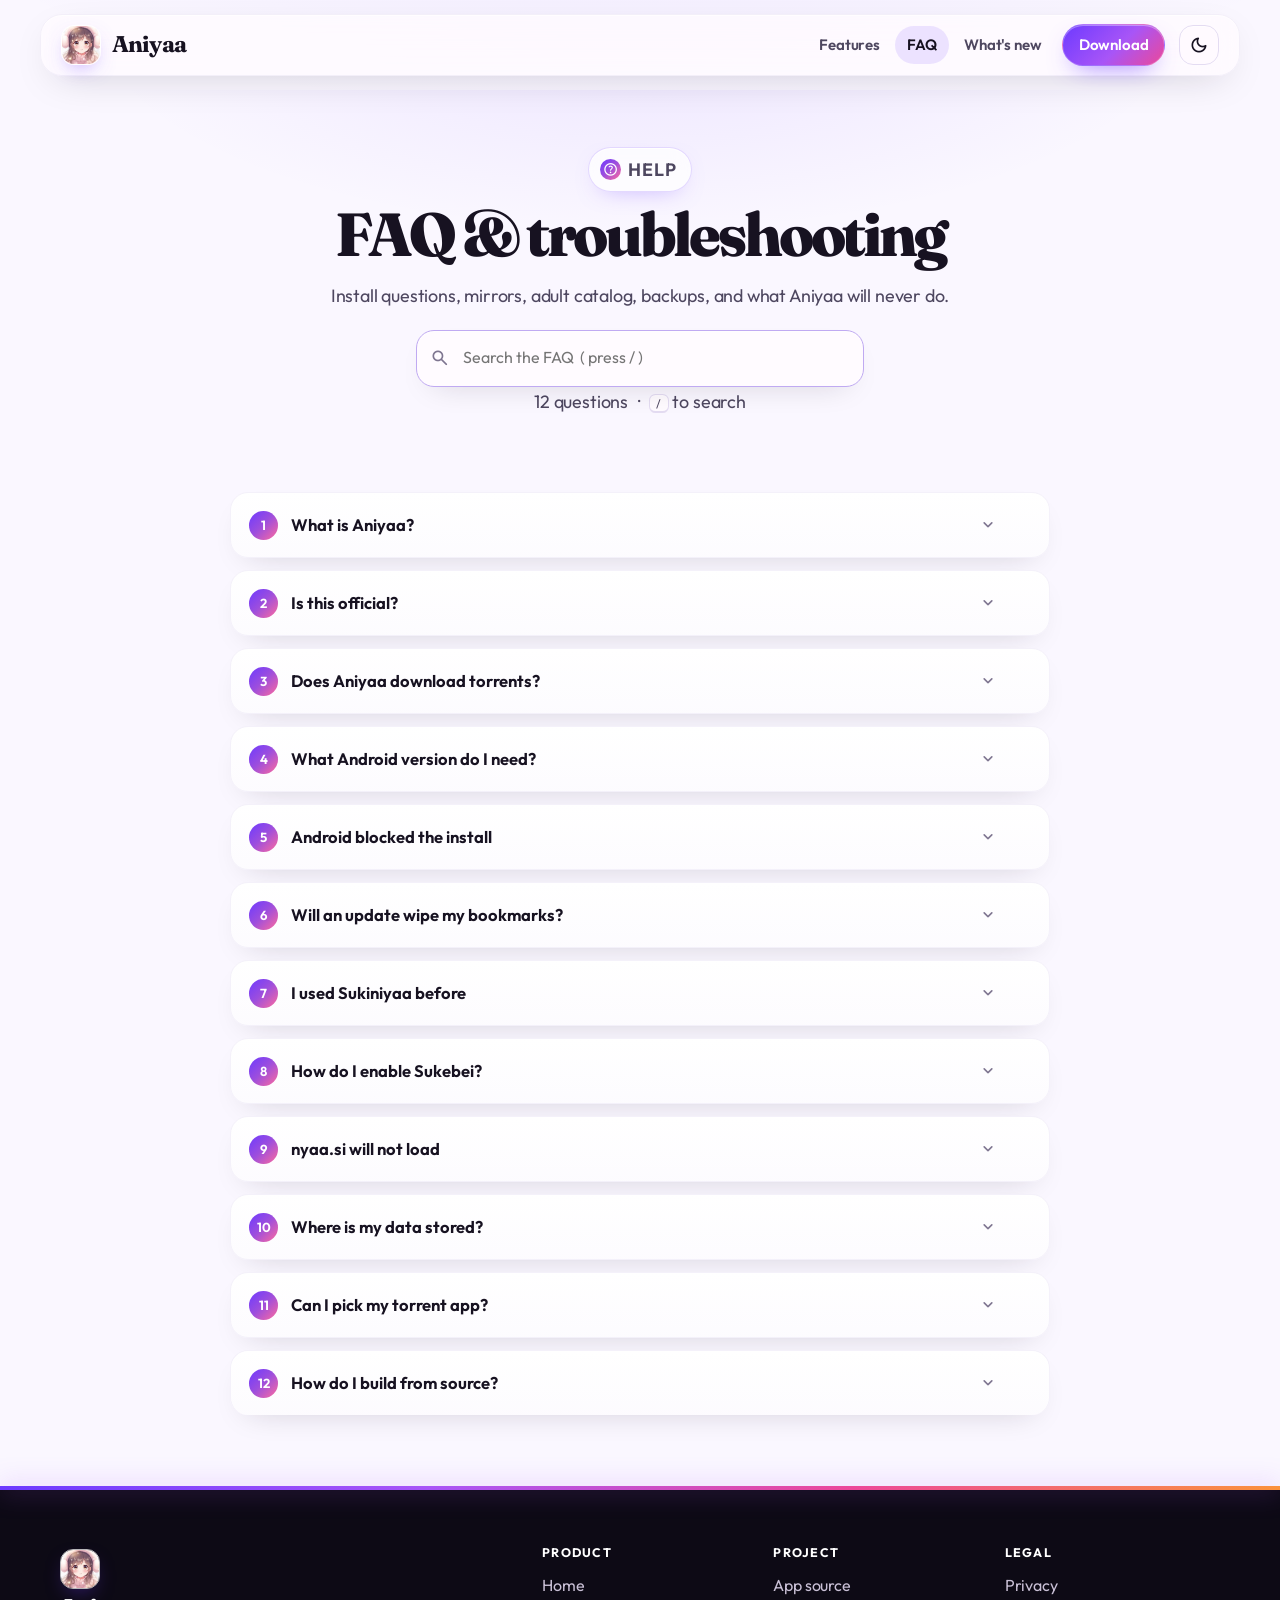
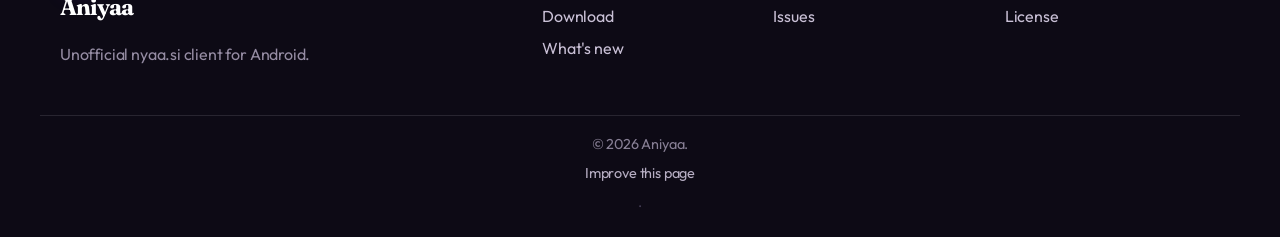
<file: faq.html>
<!DOCTYPE html>
<html lang="en">
<head>
  <meta charset="UTF-8">
  <meta name="viewport" content="width=device-width, initial-scale=1, viewport-fit=cover">
  <title>FAQ — Aniyaa</title>
  <meta name="description" content="Answers for installing Aniyaa, sideloading the APK, mirrors, Sukebei, privacy, and moving from Sukiniyaa.">
  <meta name="theme-color" content="#6750A4">
  <meta property="og:title" content="FAQ — Aniyaa">
  <meta property="og:description" content="Install questions, mirrors, adult catalog, backups, and what Aniyaa will never do.">
  <meta property="og:type" content="website">
  <meta property="og:url" content="https://aniyaa.pages.dev/faq">
  <meta property="og:image" content="https://aniyaa.pages.dev/images/logo.png">
  <meta name="twitter:card" content="summary">
  <link rel="canonical" href="https://aniyaa.pages.dev/faq">
  <link rel="icon" type="image/png" href="favicon.png">
  <link rel="apple-touch-icon" href="images/apple-touch-icon.png">
  <link rel="manifest" href="site.webmanifest">
  <link rel="preconnect" href="https://fonts.googleapis.com">
  <link rel="preconnect" href="https://fonts.gstatic.com" crossorigin>
  <script src="js/theme-preload.js"></script>
  <link rel="stylesheet" href="css/styles.css">
</head>
<body>
  <div class="scroll-progress" aria-hidden="true"><span data-scroll-progress></span></div>
  <a class="skip-link" href="#main">Skip to content</a>
  <header class="nav">
    <div class="wrap nav-inner">
      <a class="brand" href="/">
        <img src="images/logo.png" alt="" width="38" height="38">
        <span>Aniyaa</span>
      </a>
      <nav class="nav-links" aria-label="Primary">
        <a href="/#features">Features</a>
        <a class="is-current" href="/faq">FAQ</a>
        <a href="/changelog">What's new</a>
        <a class="btn-nav" href="/download">Download</a>
      </nav>
      <button class="icon-btn theme-toggle" type="button" data-theme-toggle aria-label="Toggle theme">
        <span class="material-symbols-rounded icon-sun">light_mode</span>
        <span class="material-symbols-rounded icon-moon">dark_mode</span>
      </button>
      <button class="icon-btn menu-btn" type="button" data-drawer-toggle aria-expanded="false" aria-label="Open menu">
        <span class="material-symbols-rounded">menu</span>
      </button>
    </div>
  </header>
  <div class="drawer" data-drawer>
    <div class="drawer-scrim" data-drawer-scrim></div>
    <nav class="drawer-panel" aria-label="Mobile">
      <a href="/#features">Features</a>
      <a class="is-current" href="/faq">FAQ</a>
      <a href="/changelog">What's new</a>
      <a href="/download">Download</a>
    </nav>
  </div>

  <main id="main" class="section">
    <div class="wrap">
      <header class="page-hero section-head">
        <p class="kicker"><span class="material-symbols-rounded">help</span> Help</p>
        <h1>FAQ &amp; troubleshooting</h1>
        <p>Install questions, mirrors, adult catalog, backups, and what Aniyaa will never do.</p>
        <div class="search-wrap">
          <span class="material-symbols-rounded leading">search</span>
          <input type="search" placeholder="Search the FAQ  ( press / )" data-faq-search aria-label="Search the FAQ">
          <button class="icon-btn trailing" type="button" data-faq-clear hidden aria-label="Clear search">
            <span class="material-symbols-rounded">close</span>
          </button>
        </div>
        <p class="search-meta"><span data-faq-count>12 questions</span><span aria-hidden="true">·</span><span><kbd>/</kbd> to search</span></p>
      </header>

      <div class="faq-shell">
        <div class="faq-list">
          <div class="faq-item" data-faq-item>
            <button type="button" data-faq-button aria-expanded="false">
              <span class="faq-num">1</span> What is Aniyaa?
              <span class="material-symbols-rounded">expand_more</span>
            </button>
            <div class="faq-panel" data-faq-panel>
              <div>An Android app for browsing nyaa.si without a web browser. You can search, filter, bookmark, and send a download to a torrent app you already have.</div>
            </div>
          </div>
          <div class="faq-item" data-faq-item>
            <button type="button" data-faq-button aria-expanded="false">
              <span class="faq-num">2</span> Is this official?
              <span class="material-symbols-rounded">expand_more</span>
            </button>
            <div class="faq-panel" data-faq-panel>
              <div>No. Aniyaa is unofficial and is not affiliated with or endorsed by nyaa.si or sukebei.nyaa.si.</div>
            </div>
          </div>
          <div class="faq-item" data-faq-item>
            <button type="button" data-faq-button aria-expanded="false">
              <span class="faq-num">3</span> Does Aniyaa download torrents?
              <span class="material-symbols-rounded">expand_more</span>
            </button>
            <div class="faq-panel" data-faq-panel>
              <div>No. It finds listings. A torrent app such as LibreTorrent, Flud, or qBittorrent handles the actual download after you tap magnet or save the .torrent file.</div>
            </div>
          </div>
          <div class="faq-item" data-faq-item>
            <button type="button" data-faq-button aria-expanded="false">
              <span class="faq-num">4</span> What Android version do I need?
              <span class="material-symbols-rounded">expand_more</span>
            </button>
            <div class="faq-panel" data-faq-panel>
              <div>Android 7.0 (API 24) or newer, plus an internet connection. Material You wallpaper colors need Android 12+.</div>
            </div>
          </div>
          <div class="faq-item" data-faq-item>
            <button type="button" data-faq-button aria-expanded="false">
              <span class="faq-num">5</span> Android blocked the install
              <span class="material-symbols-rounded">expand_more</span>
            </button>
            <div class="faq-panel" data-faq-panel>
              <div>Aniyaa is not on Play Store, so Android will warn that the app is from an unknown source. Open the downloaded APK, choose Install anyway, and allow your browser or Files app to install packages if a switch appears.</div>
            </div>
          </div>
          <div class="faq-item" data-faq-item>
            <button type="button" data-faq-button aria-expanded="false">
              <span class="faq-num">6</span> Will an update wipe my bookmarks?
              <span class="material-symbols-rounded">expand_more</span>
            </button>
            <div class="faq-panel" data-faq-panel>
              <div>No. Install a newer APK over the old one. Bookmarks, history, and saved searches stay on the device.</div>
            </div>
          </div>
          <div class="faq-item" data-faq-item>
            <button type="button" data-faq-button aria-expanded="false">
              <span class="faq-num">7</span> I used Sukiniyaa before
              <span class="material-symbols-rounded">expand_more</span>
            </button>
            <div class="faq-panel" data-faq-panel>
              <div>Install Aniyaa separately. The two apps use different package names, so one cannot update the other. Export a backup from Sukiniyaa and import it in Aniyaa Settings if you want to keep saved data.</div>
            </div>
          </div>
          <div class="faq-item" data-faq-item>
            <button type="button" data-faq-button aria-expanded="false">
              <span class="faq-num">8</span> How do I enable Sukebei?
              <span class="material-symbols-rounded">expand_more</span>
            </button>
            <div class="faq-panel" data-faq-panel>
              <div>It is off by default. In Settings, turn on Enable Sukebei (18+) if you are 18 or older. Nyaa / Sukebei chips then appear on Search.</div>
            </div>
          </div>
          <div class="faq-item" data-faq-item>
            <button type="button" data-faq-button aria-expanded="false">
              <span class="faq-num">9</span> nyaa.si will not load
              <span class="material-symbols-rounded">expand_more</span>
            </button>
            <div class="faq-panel" data-faq-panel>
              <div>If the catalog is blocked on your network, set a mirror URL for that catalog in Settings. Aniyaa still only talks to the catalog you configure.</div>
            </div>
          </div>
          <div class="faq-item" data-faq-item>
            <button type="button" data-faq-button aria-expanded="false">
              <span class="faq-num">10</span> Where is my data stored?
              <span class="material-symbols-rounded">expand_more</span>
            </button>
            <div class="faq-panel" data-faq-panel>
              <div>On the phone. There is no Aniyaa account. Export or reset local data from Settings. See the <a href="/privacy">privacy page</a>.</div>
            </div>
          </div>
          <div class="faq-item" data-faq-item>
            <button type="button" data-faq-button aria-expanded="false">
              <span class="faq-num">11</span> Can I pick my torrent app?
              <span class="material-symbols-rounded">expand_more</span>
            </button>
            <div class="faq-panel" data-faq-panel>
              <div>Yes. Settings has a preferred torrent app. First launch also walks through that choice during onboarding.</div>
            </div>
          </div>
          <div class="faq-item" data-faq-item>
            <button type="button" data-faq-button aria-expanded="false">
              <span class="faq-num">12</span> How do I build from source?
              <span class="material-symbols-rounded">expand_more</span>
            </button>
            <div class="faq-panel" data-faq-panel>
              <div>You need JDK 17 and the Android SDK. Clone the repo and run <code>./gradlew assembleDebug</code>. Signed releases publish when a <code>v*.*.*</code> tag is pushed.</div>
            </div>
          </div>
        </div>
      </div>
      <p class="empty-state" data-faq-empty hidden>
        <span class="material-symbols-rounded">search_off</span>
        <strong>Nothing matched.</strong>
        Try a shorter word, or open an issue on GitHub.
      </p>
    </div>
  </main>

  <footer class="footer">
    <div class="wrap footer-grid">
      <div>
        <a class="brand" href="/">
          <img src="images/logo.png" alt="" width="36" height="36">
          <span>Aniyaa</span>
        </a>
        <p>Unofficial nyaa.si client for Android.</p>
      </div>
      <div class="footer-cols">
        <div>
          <h4>Product</h4>
          <a href="/">Home</a>
          <a href="/download">Download</a>
          <a href="/changelog">What's new</a>
        </div>
        <div>
          <h4>Project</h4>
          <a href="https://github.com/Nova420k/Aniyaa" target="_blank" rel="noopener">App source</a>
          <a href="https://github.com/Nova420k/Aniyaa/issues" target="_blank" rel="noopener">Issues</a>
        </div>
        <div>
          <h4>Legal</h4>
          <a href="/privacy">Privacy</a>
          <a href="/license">License</a>
        </div>
      </div>
    </div>
    <div class="wrap footer-bottom">© <span data-year>2026</span> Aniyaa. <span class="muted"><a href="https://github.com/Nova420k/Aniyaa-website" target="_blank" rel="noopener">Improve this page</a>.</span></div>
  </footer>
  <div class="toast-stack" data-toast-stack aria-live="polite"></div>
  <button class="scroll-top" type="button" data-scroll-top aria-label="Back to top">
    <span class="material-symbols-rounded">arrow_upward</span>
  </button>
  <script src="js/config.js" defer></script>
  <script src="js/theme.js" defer></script>
  <script src="js/site.js" defer></script>
  <script src="js/particles.js" defer></script>
  <script src="js/fx.js" defer></script>
</body>
</html>
</file>
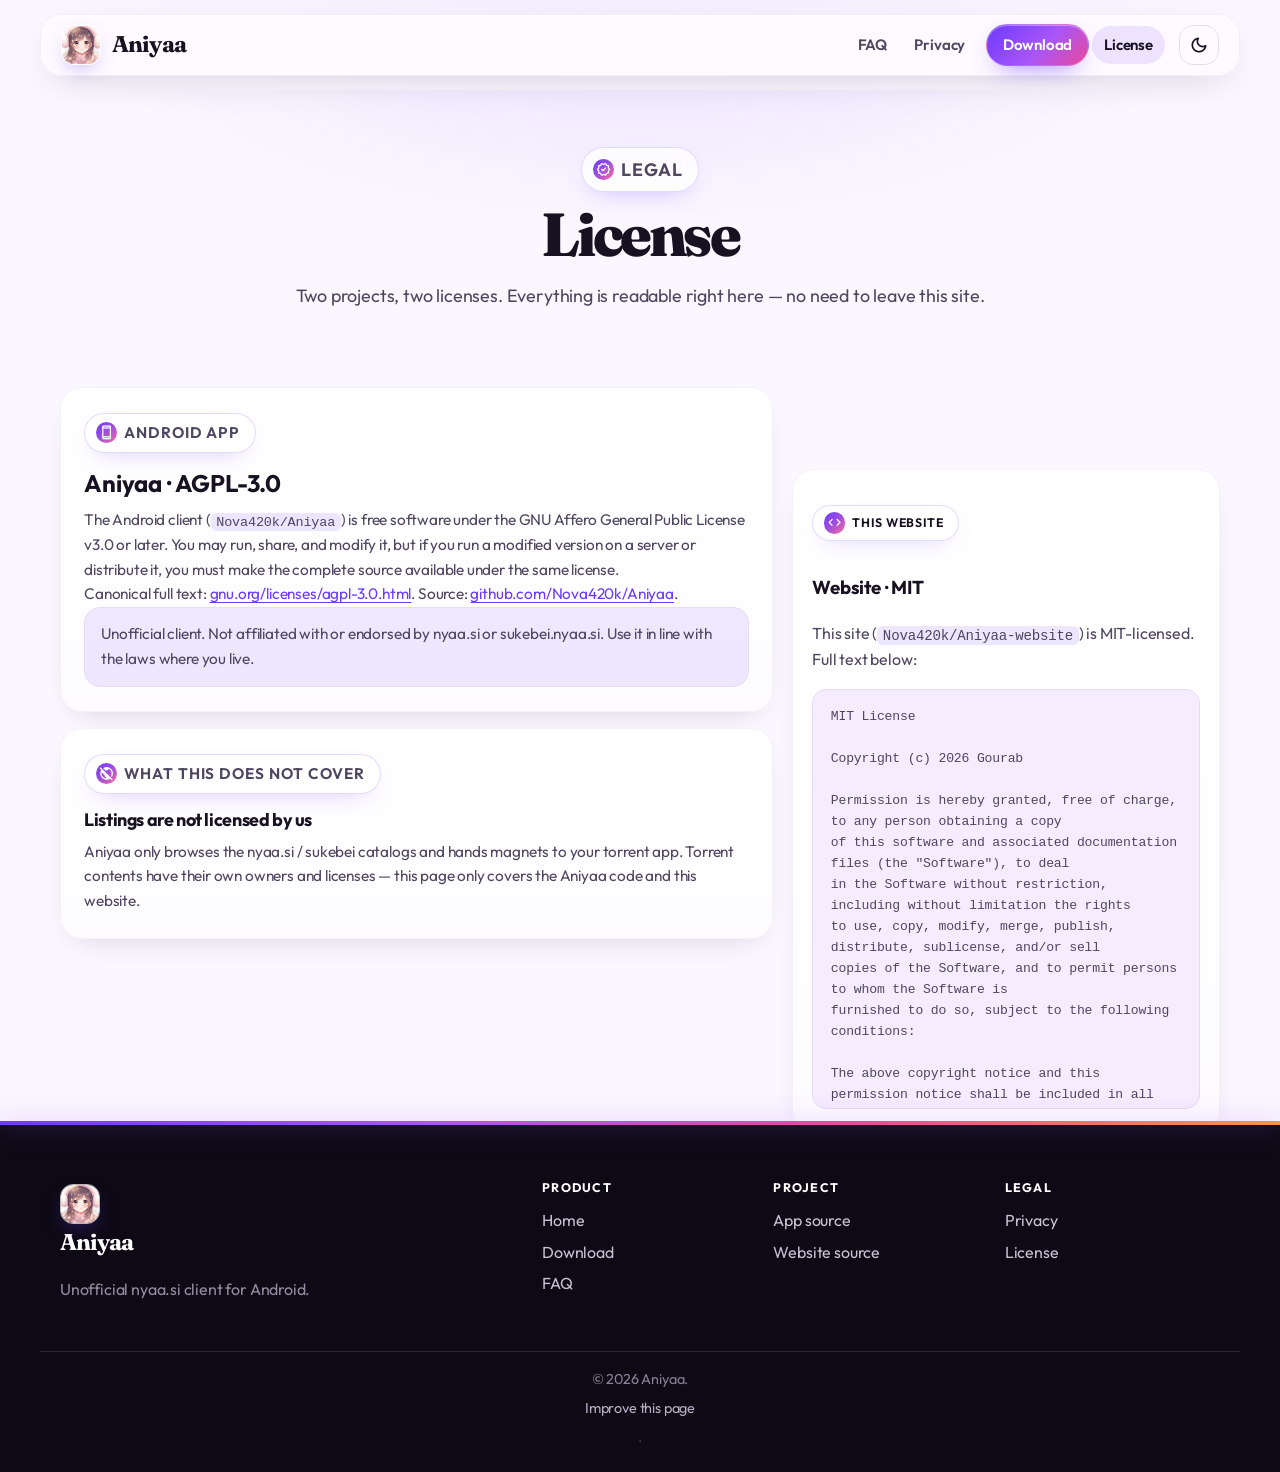
<file: license.html>
<!DOCTYPE html>
<html lang="en">
<head>
  <meta charset="UTF-8">
  <meta name="viewport" content="width=device-width, initial-scale=1, viewport-fit=cover">
  <title>License — Aniyaa</title>
  <meta name="description" content="Aniyaa app is AGPL-3.0. This website is MIT. Read both licenses here.">
  <meta name="theme-color" content="#6750A4">
  <meta property="og:title" content="License — Aniyaa">
  <meta property="og:description" content="App: AGPL-3.0. Website: MIT. Full license texts on this page.">
  <meta property="og:type" content="website">
  <meta property="og:url" content="https://aniyaa.pages.dev/license">
  <meta property="og:image" content="https://aniyaa.pages.dev/images/logo.png">
  <meta name="twitter:card" content="summary">
  <link rel="canonical" href="https://aniyaa.pages.dev/license">
  <link rel="icon" type="image/png" href="favicon.png">
  <link rel="apple-touch-icon" href="images/apple-touch-icon.png">
  <link rel="manifest" href="site.webmanifest">
  <link rel="preconnect" href="https://fonts.googleapis.com">
  <link rel="preconnect" href="https://fonts.gstatic.com" crossorigin>
  <script src="js/theme-preload.js"></script>
  <link rel="stylesheet" href="css/styles.css">
</head>
<body>
  <div class="scroll-progress" aria-hidden="true"><span data-scroll-progress></span></div>
  <a class="skip-link" href="#main">Skip to content</a>
  <header class="nav">
    <div class="wrap nav-inner">
      <a class="brand" href="/">
        <img src="images/logo.png" alt="" width="38" height="38">
        <span>Aniyaa</span>
      </a>
      <nav class="nav-links" aria-label="Primary">
        <a href="/faq">FAQ</a>
        <a href="/privacy">Privacy</a>
        <a class="btn-nav" href="/download">Download</a>
        <a class="is-current" href="/license">License</a>
      </nav>
      <button class="icon-btn theme-toggle" type="button" data-theme-toggle aria-label="Toggle theme">
        <span class="material-symbols-rounded icon-sun">light_mode</span>
        <span class="material-symbols-rounded icon-moon">dark_mode</span>
      </button>
      <button class="icon-btn menu-btn" type="button" data-drawer-toggle aria-expanded="false" aria-label="Open menu">
        <span class="material-symbols-rounded">menu</span>
      </button>
    </div>
  </header>
  <div class="drawer" data-drawer>
    <div class="drawer-scrim" data-drawer-scrim></div>
    <nav class="drawer-panel" aria-label="Mobile">
      <a href="/">Home</a>
      <a href="/faq">FAQ</a>
      <a href="/download">Download</a>
      <a href="/privacy">Privacy</a>
      <a class="is-current" href="/license">License</a>
    </nav>
  </div>

  <main id="main" class="section">
    <header class="wrap page-hero section-head">
      <p class="kicker"><span class="material-symbols-rounded">verified</span> Legal</p>
      <h1>License</h1>
      <p>Two projects, two licenses. Everything is readable right here — no need to leave this site.</p>
    </header>

    <div class="wrap download-layout">
      <div>
        <article class="card">
          <p class="kicker"><span class="material-symbols-rounded">smartphone</span> Android app</p>
          <h2 style="margin:0.7rem 0 0.35rem">Aniyaa · AGPL-3.0</h2>
          <p class="muted">The Android client (<code>Nova420k/Aniyaa</code>) is free software under the GNU Affero General Public License v3.0 or later. You may run, share, and modify it, but if you run a modified version on a server or distribute it, you must make the complete source available under the same license.</p>
          <p class="muted">Canonical full text: <a href="https://www.gnu.org/licenses/agpl-3.0.html" target="_blank" rel="noopener">gnu.org/licenses/agpl-3.0.html</a>. Source: <a href="https://github.com/Nova420k/Aniyaa" target="_blank" rel="noopener">github.com/Nova420k/Aniyaa</a>.</p>
          <p class="note">Unofficial client. Not affiliated with or endorsed by nyaa.si or sukebei.nyaa.si. Use it in line with the laws where you live.</p>
        </article>

        <article class="card" style="margin-top:1rem">
          <p class="kicker"><span class="material-symbols-rounded">public_off</span> What this does not cover</p>
          <h3 style="margin:0.7rem 0 0.35rem">Listings are not licensed by us</h3>
          <p class="muted" style="margin:0">Aniyaa only browses the nyaa.si / sukebei catalogs and hands magnets to your torrent app. Torrent contents have their own owners and licenses — this page only covers the Aniyaa code and this website.</p>
        </article>
      </div>

      <aside class="qr-card" style="text-align:left">
        <p class="kicker"><span class="material-symbols-rounded">code</span> This website</p>
        <h3>Website · MIT</h3>
        <p class="muted">This site (<code>Nova420k/Aniyaa-website</code>) is MIT-licensed. Full text below:</p>
        <pre class="license-text">MIT License

Copyright (c) 2026 Gourab

Permission is hereby granted, free of charge, to any person obtaining a copy
of this software and associated documentation files (the "Software"), to deal
in the Software without restriction, including without limitation the rights
to use, copy, modify, merge, publish, distribute, sublicense, and/or sell
copies of the Software, and to permit persons to whom the Software is
furnished to do so, subject to the following conditions:

The above copyright notice and this permission notice shall be included in all
copies or substantial portions of the Software.

THE SOFTWARE IS PROVIDED "AS IS", WITHOUT WARRANTY OF ANY KIND, EXPRESS OR
IMPLIED, INCLUDING BUT NOT LIMITED TO THE WARRANTIES OF MERCHANTABILITY,
FITNESS FOR A PARTICULAR PURPOSE AND NONINFRINGEMENT. IN NO EVENT SHALL THE
AUTHORS OR COPYRIGHT HOLDERS BE LIABLE FOR ANY CLAIM, DAMAGES OR OTHER
LIABILITY, WHETHER IN AN ACTION OF CONTRACT, TORT OR OTHERWISE, ARISING FROM,
OUT OF OR IN CONNECTION WITH THE SOFTWARE OR THE USE OR OTHER DEALINGS IN THE
SOFTWARE.</pre>
      </aside>
    </div>
  </main>

  <footer class="footer">
    <div class="wrap footer-grid">
      <div>
        <a class="brand" href="/">
          <img src="images/logo.png" alt="" width="36" height="36">
          <span>Aniyaa</span>
        </a>
        <p>Unofficial nyaa.si client for Android.</p>
      </div>
      <div class="footer-cols">
        <div>
          <h4>Product</h4>
          <a href="/">Home</a>
          <a href="/download">Download</a>
          <a href="/faq">FAQ</a>
        </div>
        <div>
          <h4>Project</h4>
          <a href="https://github.com/Nova420k/Aniyaa" target="_blank" rel="noopener">App source</a>
          <a href="https://github.com/Nova420k/Aniyaa-website" target="_blank" rel="noopener">Website source</a>
        </div>
        <div>
          <h4>Legal</h4>
          <a href="/privacy">Privacy</a>
          <a class="is-current" href="/license">License</a>
        </div>
      </div>
    </div>
    <div class="wrap footer-bottom">© <span data-year>2026</span> Aniyaa. <span class="muted"><a href="https://github.com/Nova420k/Aniyaa-website" target="_blank" rel="noopener">Improve this page</a>.</span></div>
  </footer>
  <div class="toast-stack" data-toast-stack aria-live="polite"></div>
  <button class="scroll-top" type="button" data-scroll-top aria-label="Back to top">
    <span class="material-symbols-rounded">arrow_upward</span>
  </button>
  <script src="js/config.js" defer></script>
  <script src="js/theme.js" defer></script>
  <script src="js/site.js" defer></script>
  <script src="js/particles.js" defer></script>
  <script src="js/fx.js" defer></script>
</body>
</html>
</file>
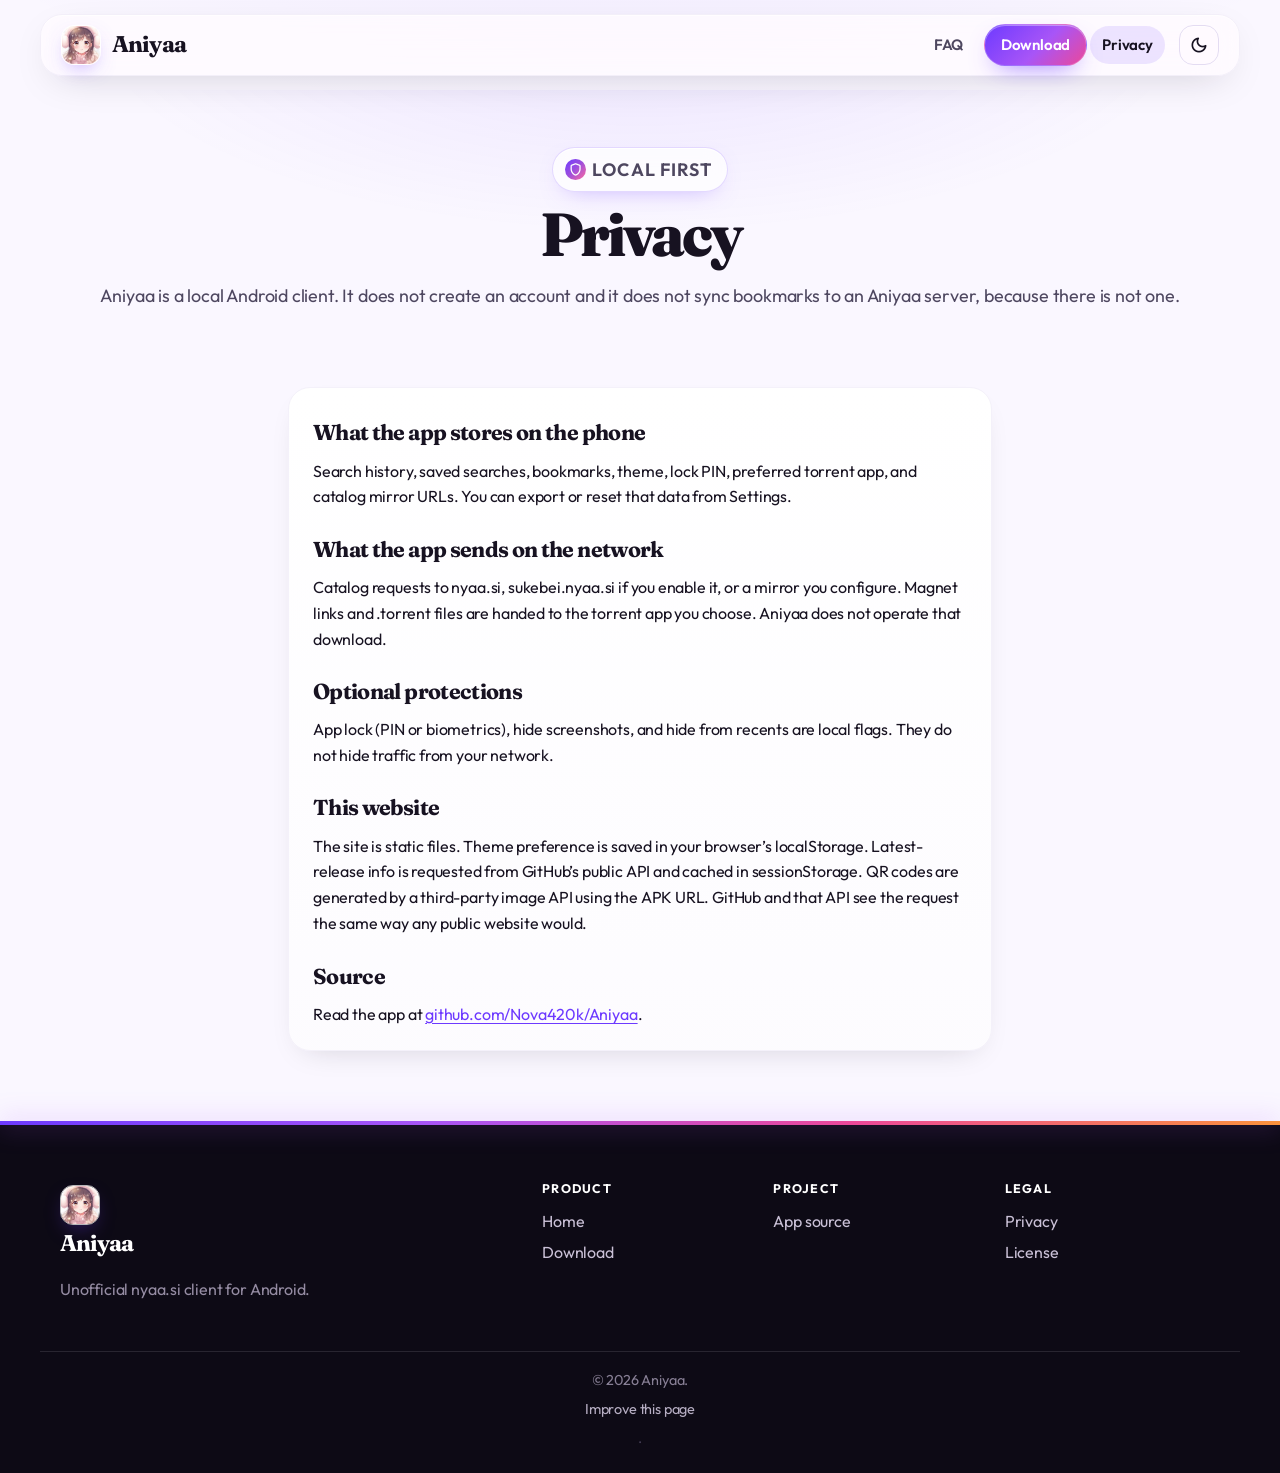
<file: privacy.html>
<!DOCTYPE html>
<html lang="en">
<head>
  <meta charset="UTF-8">
  <meta name="viewport" content="width=device-width, initial-scale=1, viewport-fit=cover">
  <title>Privacy — Aniyaa</title>
  <meta name="description" content="Aniyaa keeps bookmarks, history, and settings on your device. This website does not run an account system.">
  <meta name="theme-color" content="#6750A4">
  <meta property="og:title" content="Privacy — Aniyaa">
  <meta property="og:description" content="Local-first: no account, no sync server.">
  <meta property="og:type" content="website">
  <meta property="og:url" content="https://aniyaa.pages.dev/privacy">
  <meta property="og:image" content="https://aniyaa.pages.dev/images/logo.png">
  <meta name="twitter:card" content="summary">
  <link rel="canonical" href="https://aniyaa.pages.dev/privacy">
  <link rel="icon" type="image/png" href="favicon.png">
  <link rel="apple-touch-icon" href="images/apple-touch-icon.png">
  <link rel="manifest" href="site.webmanifest">
  <link rel="preconnect" href="https://fonts.googleapis.com">
  <link rel="preconnect" href="https://fonts.gstatic.com" crossorigin>
  <script src="js/theme-preload.js"></script>
  <link rel="stylesheet" href="css/styles.css">
</head>
<body>
  <div class="scroll-progress" aria-hidden="true"><span data-scroll-progress></span></div>
  <a class="skip-link" href="#main">Skip to content</a>
  <header class="nav">
    <div class="wrap nav-inner">
      <a class="brand" href="/">
        <img src="images/logo.png" alt="" width="38" height="38">
        <span>Aniyaa</span>
      </a>
      <nav class="nav-links" aria-label="Primary">
        <a href="/faq">FAQ</a>
        <a class="btn-nav" href="/download">Download</a>
        <a class="is-current" href="/privacy">Privacy</a>
      </nav>
      <button class="icon-btn theme-toggle" type="button" data-theme-toggle aria-label="Toggle theme">
        <span class="material-symbols-rounded icon-sun">light_mode</span>
        <span class="material-symbols-rounded icon-moon">dark_mode</span>
      </button>
      <button class="icon-btn menu-btn" type="button" data-drawer-toggle aria-expanded="false" aria-label="Open menu">
        <span class="material-symbols-rounded">menu</span>
      </button>
    </div>
  </header>
  <div class="drawer" data-drawer>
    <div class="drawer-scrim" data-drawer-scrim></div>
    <nav class="drawer-panel" aria-label="Mobile">
      <a href="/">Home</a>
      <a href="/faq">FAQ</a>
      <a href="/download">Download</a>
      <a class="is-current" href="/privacy">Privacy</a>
    </nav>
  </div>

  <main id="main" class="section">
    <header class="wrap page-hero section-head">
      <p class="kicker"><span class="material-symbols-rounded">shield</span> Local first</p>
      <h1>Privacy</h1>
      <p>Aniyaa is a local Android client. It does not create an account and it does not sync bookmarks to an Aniyaa server, because there is not one.</p>
    </header>
    <article class="privacy-card">
      <h2>What the app stores on the phone</h2>
      <p>Search history, saved searches, bookmarks, theme, lock PIN, preferred torrent app, and catalog mirror URLs. You can export or reset that data from Settings.</p>

      <h2>What the app sends on the network</h2>
      <p>Catalog requests to nyaa.si, sukebei.nyaa.si if you enable it, or a mirror you configure. Magnet links and .torrent files are handed to the torrent app you choose. Aniyaa does not operate that download.</p>

      <h2>Optional protections</h2>
      <p>App lock (PIN or biometrics), hide screenshots, and hide from recents are local flags. They do not hide traffic from your network.</p>

      <h2>This website</h2>
      <p>The site is static files. Theme preference is saved in your browser’s localStorage. Latest-release info is requested from GitHub’s public API and cached in sessionStorage. QR codes are generated by a third-party image API using the APK URL. GitHub and that API see the request the same way any public website would.</p>

      <h2>Source</h2>
      <p>Read the app at <a href="https://github.com/Nova420k/Aniyaa">github.com/Nova420k/Aniyaa</a>.</p>
    </article>
  </main>

  <footer class="footer">
    <div class="wrap footer-grid">
      <div>
        <a class="brand" href="/">
          <img src="images/logo.png" alt="" width="36" height="36">
          <span>Aniyaa</span>
        </a>
        <p>Unofficial nyaa.si client for Android.</p>
      </div>
      <div class="footer-cols">
        <div>
          <h4>Product</h4>
          <a href="/">Home</a>
          <a href="/download">Download</a>
        </div>
        <div>
          <h4>Project</h4>
          <a href="https://github.com/Nova420k/Aniyaa" target="_blank" rel="noopener">App source</a>
        </div>
        <div>
          <h4>Legal</h4>
          <a href="/privacy">Privacy</a>
          <a href="/license">License</a>
        </div>
      </div>
    </div>
    <div class="wrap footer-bottom">© <span data-year>2026</span> Aniyaa. <span class="muted"><a href="https://github.com/Nova420k/Aniyaa-website" target="_blank" rel="noopener">Improve this page</a>.</span></div>
  </footer>
  <div class="toast-stack" data-toast-stack aria-live="polite"></div>
  <script src="js/config.js" defer></script>
  <script src="js/theme.js" defer></script>
  <script src="js/site.js" defer></script>
  <script src="js/particles.js" defer></script>
  <script src="js/fx.js" defer></script>
</body>
</html>
</file>
<file: css/styles.css>
@import url("https://fonts.googleapis.com/css2?family=Fraunces:opsz,wght@9..144,500;9..144,650;9..144,800&family=Outfit:wght@400;500;600;700&display=swap");
@import url("https://fonts.googleapis.com/css2?family=Material+Symbols+Rounded:opsz,wght,FILL,GRAD@24,400,0,0&icon_names=18_up_rating,android,apk_install,arrow_forward,arrow_upward,auto_awesome,backup,bolt,bookmark,bug_report,calendar_month,check_circle,close,cloud_off,code,dark_mode,download,expand_more,file_download_off,help,history,install_mobile,inventory_2,light_mode,link,lock,menu,new_releases,notifications,palette,public_off,qr_code_2,search,search_off,sell,send,settings,shield,smartphone,star,swipe,tune,verified,visibility_off&display=block");

:root {
  --font-sans: "Outfit", "Segoe UI", system-ui, -apple-system, sans-serif;
  --font-display: "Fraunces", "Georgia", serif;

  --violet: #6d3aff;
  --violet-deep: #4a1fc4;
  --violet-ink: #2d1b63;
  --lilac: #d0bcff;
  --blush: #ffb3c7;
  --peach: #ffcf99;
  --mint: #9be8c1;
  --mist: #faf7ff;
  --petal: #efe6fb;
  --ink: #171221;
  --ink-soft: #4e4760;
  --line: #ddd2ee;

  --bg: var(--mist);
  --bg-elevated: #fffbff;
  --bg-muted: color-mix(in srgb, var(--petal) 62%, white);
  --bg-hero: radial-gradient(1100px 560px at 88% -8%, rgba(208, 188, 255, 0.62), transparent 58%),
    radial-gradient(820px 460px at -6% 12%, rgba(239, 184, 200, 0.42), transparent 52%),
    radial-gradient(640px 280px at 42% 100%, rgba(103, 80, 164, 0.08), transparent 60%),
    var(--mist);
  --text: var(--ink);
  --text-muted: var(--ink-soft);
  --text-faint: #7e7590;
  --border: color-mix(in srgb, var(--line) 78%, white);
  --border-strong: color-mix(in srgb, var(--violet) 26%, var(--line));
  --shadow: 0 24px 64px -24px rgba(88, 48, 180, 0.5), 0 2px 8px -2px rgba(23, 18, 33, 0.08);
  --shadow-soft: 0 12px 32px -18px rgba(23, 18, 33, 0.22);
  --shadow-lg: 0 32px 88px -28px rgba(88, 48, 180, 0.55), 0 12px 32px -16px rgba(23, 18, 33, 0.18);
  --primary: var(--violet);
  --primary-contrast: #fff;
  --accent: #b23a7a;
  --gradient: linear-gradient(135deg, #6d3aff 0%, #9d4edd 48%, #ff6b9d 100%);
  --gradient-soft: linear-gradient(135deg, rgba(109,58,255,.14), rgba(255,107,157,.14));
  --glass: color-mix(in srgb, white 72%, transparent);
  --nav-bg: color-mix(in srgb, var(--mist) 72%, transparent);
  --card: color-mix(in srgb, white 86%, var(--petal));
  --card-solid: #ffffff;
  --ok: #2f7a45;
  --warn: #9a6700;
  --radius: 1.4rem;
  --radius-lg: 1.9rem;
  --nav-h: 4.15rem;
  --ease: 220ms cubic-bezier(0.2, 0.8, 0.2, 1);
  --ease-spring: 420ms cubic-bezier(0.16, 1, 0.3, 1);
  --ring: 0 0 0 3px color-mix(in srgb, var(--primary) 32%, transparent);
}

[data-theme="dark"] {
  --bg: #0c0a14;
  --bg-elevated: #1a1626;
  --bg-muted: #12101b;
  --bg-hero: radial-gradient(980px 520px at 92% -18%, rgba(109, 58, 255, 0.5), transparent 56%),
    radial-gradient(760px 420px at -4% 4%, rgba(255, 107, 157, 0.22), transparent 50%),
    radial-gradient(520px 240px at 50% 110%, rgba(208, 188, 255, 0.1), transparent 55%),
    #0c0a14;
  --text: #f2ecff;
  --text-muted: #c8bdd9;
  --text-faint: #9a8fae;
  --border: color-mix(in srgb, #5d5472 68%, #1a1626);
  --border-strong: color-mix(in srgb, #a78bff 34%, #2a2438);
  --shadow: 0 28px 70px -26px rgba(0, 0, 0, 0.85);
  --shadow-soft: 0 14px 36px -20px rgba(0, 0, 0, 0.75);
  --shadow-lg: 0 36px 90px -28px rgba(0,0,0,.85), 0 0 0 1px rgba(167,139,255,.08);
  --primary: #c9b3ff;
  --primary-contrast: #2d1b63;
  --accent: #ff9ebb;
  --glass: color-mix(in srgb, #1e1a2b 72%, transparent);
  --nav-bg: color-mix(in srgb, #0c0a14 78%, transparent);
  --card: color-mix(in srgb, #211c30 90%, #6d3aff);
  --card-solid: #1a1626;
  --ok: #8fdd9f;
  --warn: #f0c674;
}

*,
*::before,
*::after {
  box-sizing: border-box;
}

html {
  scroll-behavior: smooth;
}

html,
body {
  margin: 0;
  padding: 0;
  overflow-x: hidden;
}

body {
  font-family: var(--font-sans);
  color: var(--text);
  background: var(--bg);
  line-height: 1.62;
  min-height: 100vh;
  -webkit-font-smoothing: antialiased;
  text-rendering: optimizeLegibility;
}

body.drawer-open {
  overflow: hidden;
}

img {
  max-width: 100%;
  display: block;
}

[hidden] {
  display: none !important;
}

a {
  color: var(--primary);
  text-decoration-thickness: 1px;
  text-underline-offset: 0.18em;
}

a:hover {
  color: var(--accent);
}

button,
input {
  font: inherit;
}

::selection {
  background: color-mix(in srgb, var(--lilac) 58%, white);
  color: var(--ink);
}

[data-theme="dark"] ::selection {
  background: color-mix(in srgb, var(--violet) 70%, black);
  color: #fff;
}

:focus-visible {
  outline: 2px solid color-mix(in srgb, var(--primary) 70%, transparent);
  outline-offset: 2px;
  box-shadow: var(--ring);
}

.material-symbols-rounded {
  font-family: "Material Symbols Rounded", sans-serif;
  font-weight: normal;
  font-style: normal;
  font-variation-settings: "FILL" 0, "wght" 400, "GRAD" 0, "opsz" 24;
  font-feature-settings: "liga";
  font-size: 1.25rem;
  line-height: 1;
  letter-spacing: normal;
  text-transform: none;
  display: inline-block;
  white-space: nowrap;
  overflow: hidden;
  width: 1em;
  height: 1em;
  vertical-align: middle;
  -webkit-font-smoothing: antialiased;
}

.skip-link {
  position: absolute;
  left: 1rem;
  top: -4rem;
  background: var(--primary);
  color: var(--primary-contrast);
  padding: 0.6rem 1rem;
  border-radius: 999px;
  z-index: 80;
}

.skip-link:focus {
  top: 1rem;
}

.wrap {
  width: min(1120px, calc(100% - 2.2rem));
  margin-inline: auto;
}

.nav {
  position: sticky;
  top: 0;
  z-index: 40;
  height: var(--nav-h);
  backdrop-filter: blur(18px) saturate(1.35);
  background: var(--nav-bg);
  border-bottom: 1px solid transparent;
  transition: border-color var(--ease), box-shadow var(--ease), background var(--ease);
}

.nav.is-scrolled {
  border-bottom-color: color-mix(in srgb, var(--border) 80%, transparent);
  box-shadow: var(--shadow-soft);
}

.nav-inner {
  height: 100%;
  display: flex;
  align-items: center;
  gap: 0.85rem;
}

.brand {
  display: flex;
  align-items: center;
  gap: 0.7rem;
  color: inherit;
  text-decoration: none;
  font-weight: 700;
  letter-spacing: -0.03em;
}

.brand img {
  width: 38px;
  height: 38px;
  border-radius: 12px;
  box-shadow: var(--shadow-soft);
  outline: 2px solid color-mix(in srgb, var(--lilac) 45%, transparent);
  outline-offset: 1px;
}

.brand span {
  font-family: var(--font-display);
  font-size: 1.38rem;
}

.nav-links {
  margin-left: auto;
  display: flex;
  align-items: center;
  gap: 0.15rem;
}

.nav-links a {
  color: var(--text-muted);
  text-decoration: none;
  padding: 0.42rem 0.78rem;
  border-radius: 999px;
  font-weight: 600;
  font-size: 0.94rem;
}

.nav-links a:hover,
.nav-links a.is-current {
  color: var(--text);
  background: color-mix(in srgb, var(--primary) 12%, transparent);
}

.nav-links a.btn-nav {
  margin-left: 0.35rem;
  padding: 0.48rem 1rem;
  background: var(--gradient);
  color: #fff;
  box-shadow: var(--shadow-soft);
}

.nav-links a.btn-nav:hover,
.nav-links a.btn-nav.is-current {
  color: #fff;
  background: var(--gradient);
  filter: brightness(1.06);
}

.icon-btn {
  width: 40px;
  height: 40px;
  border: 0;
  border-radius: 12px;
  background: color-mix(in srgb, var(--text) 6%, transparent);
  color: var(--text);
  display: grid;
  place-items: center;
  cursor: pointer;
  transition: background var(--ease), transform var(--ease);
}

.icon-btn:hover {
  background: color-mix(in srgb, var(--text) 12%, transparent);
}

.menu-btn {
  display: none;
}

.theme-toggle .icon-sun {
  display: none;
}

[data-theme="dark"] .theme-toggle .icon-sun {
  display: block;
}

[data-theme="dark"] .theme-toggle .icon-moon {
  display: none;
}

.drawer {
  display: none;
}

.btn {
  display: inline-flex;
  align-items: center;
  justify-content: center;
  gap: 0.45rem;
  border: 0;
  border-radius: 999px;
  padding: 0.84rem 1.22rem;
  font-weight: 650;
  text-decoration: none;
  cursor: pointer;
  transition: transform var(--ease), box-shadow var(--ease), background var(--ease), filter var(--ease);
}

.btn:hover {
  transform: translateY(-1px);
}

.btn:active {
  transform: translateY(0);
}

.btn-primary {
  background: var(--gradient);
  color: #fff;
  box-shadow: var(--shadow);
}

.btn-primary:hover,
.btn-primary:focus {
  color: #fff;
}

.btn-ghost {
  background: color-mix(in srgb, var(--bg-elevated) 70%, transparent);
  color: var(--text);
  border: 1px solid var(--border);
  backdrop-filter: blur(8px);
}

.btn-ghost:hover {
  color: var(--text);
  border-color: color-mix(in srgb, var(--primary) 40%, var(--border));
}

.hero {
  background: var(--bg-hero);
  overflow: hidden;
  position: relative;
}

.hero::after {
  content: "";
  position: absolute;
  inset: 0;
  pointer-events: none;
  opacity: 0.16;
  mix-blend-mode: overlay;
  background-image: url("data:image/svg+xml,%3Csvg xmlns='http://www.w3.org/2000/svg' viewBox='0 0 180 180'%3E%3Cfilter id='n'%3E%3CfeTurbulence type='fractalNoise' baseFrequency='.85' numOctaves='4' stitchTiles='stitch'/%3E%3C/filter%3E%3Crect width='100%25' height='100%25' filter='url(%23n)'/%3E%3C/svg%3E");
}

.hero-grid {
  display: grid;
  grid-template-columns: 1.08fr 0.92fr;
  gap: 2.2rem;
  align-items: center;
  padding: 3.6rem 0 2.6rem;
  position: relative;
  z-index: 1;
}

.hero-grid > * {
  min-width: 0;
}

.kicker {
  display: inline-flex;
  align-items: center;
  gap: 0.42rem;
  padding: 0.32rem 0.78rem;
  border-radius: 999px;
  background: color-mix(in srgb, var(--primary) 14%, transparent);
  border: 1px solid color-mix(in srgb, var(--primary) 18%, transparent);
  color: var(--text);
  font-weight: 650;
  font-size: 0.78rem;
  letter-spacing: 0.06em;
  text-transform: uppercase;
}

h1,
.h1 {
  font-family: var(--font-display);
  font-weight: 800;
  letter-spacing: -0.045em;
  line-height: 1.04;
  margin: 0.85rem 0 1rem;
  font-size: clamp(2.5rem, 5.4vw, 4.35rem);
  max-width: 100%;
}

.lede,
.muted,
.card p,
.step p {
  overflow-wrap: break-word;
}

.gradient-text {
  background: var(--gradient);
  -webkit-background-clip: text;
  background-clip: text;
  color: transparent;
}

.lede {
  font-size: 1.14rem;
  color: var(--text-muted);
  max-width: 38rem;
  margin: 0 0 1.45rem;
}

.hero-actions {
  display: flex;
  flex-wrap: wrap;
  gap: 0.75rem;
  margin-bottom: 1.15rem;
}

.meta-row {
  display: flex;
  flex-wrap: wrap;
  gap: 0.55rem 1rem;
  color: var(--text-faint);
  font-size: 0.9rem;
}

.meta-row span {
  display: inline-flex;
  align-items: center;
  gap: 0.32rem;
}

.hero-art {
  position: relative;
  min-height: 500px;
  display: grid;
  place-items: center;
}

.orb {
  position: absolute;
  border-radius: 50%;
  filter: blur(8px);
  opacity: 0.72;
  animation: drift 9s ease-in-out infinite;
}

.orb-a {
  width: 250px;
  height: 250px;
  background: color-mix(in srgb, var(--lilac) 72%, transparent);
  top: 6%;
  right: 2%;
}

.orb-b {
  width: 190px;
  height: 190px;
  background: color-mix(in srgb, var(--blush) 72%, transparent);
  bottom: 4%;
  left: 6%;
  animation-delay: -3s;
}

.hero-stage {
  position: relative;
  width: min(100%, 400px);
  min-height: 500px;
  display: grid;
  place-items: center;
}

.mascot {
  position: absolute;
  width: 132px;
  height: 132px;
  object-fit: cover;
  right: -18px;
  top: 6px;
  z-index: 3;
  border-radius: 28px;
  box-shadow: var(--shadow);
  border: 3px solid color-mix(in srgb, white 55%, transparent);
  animation: floaty 6.5s ease-in-out infinite;
}

.device {
  width: 262px;
  background: linear-gradient(160deg, #2a2633, #141218 40%, #0d0b10);
  border-radius: 34px;
  padding: 9px;
  box-shadow: var(--shadow), inset 0 0 0 1px rgba(255, 255, 255, 0.08);
  position: relative;
  z-index: 1;
  transform: rotate(-7deg) translate(-36px, 18px);
}

.device-screen {
  background: #f7f2fb;
  color: #1c1724;
  border-radius: 26px;
  overflow: hidden;
  min-height: 448px;
  display: flex;
  flex-direction: column;
  position: relative;
}

[data-theme="dark"] .device-screen {
  background: #16131c;
  color: #f0eaf8;
}

.device-notch {
  width: 92px;
  height: 18px;
  margin: 8px auto 0;
  background: #0d0b10;
  border-radius: 999px;
}

.device-status {
  display: flex;
  justify-content: space-between;
  font-size: 0.68rem;
  padding: 0.2rem 0.9rem 0.15rem;
  font-weight: 700;
  letter-spacing: 0.02em;
}

.device-search {
  margin: 0.35rem 0.7rem 0.45rem;
  background: color-mix(in srgb, #6750a4 12%, #efe6f6);
  border-radius: 999px;
  padding: 0.55rem 0.8rem;
  display: flex;
  gap: 0.4rem;
  align-items: center;
  font-size: 0.76rem;
  color: #625b71;
}

[data-theme="dark"] .device-search {
  background: color-mix(in srgb, #d0bcff 12%, #211f26);
  color: #cac4d0;
}

.chips {
  display: flex;
  gap: 0.35rem;
  padding: 0 0.7rem 0.5rem;
  overflow: hidden;
}

.chip {
  font-size: 0.66rem;
  padding: 0.22rem 0.5rem;
  border-radius: 999px;
  background: #ece6f0;
  color: #1d1b20;
  white-space: nowrap;
  font-weight: 600;
}

[data-theme="dark"] .chip {
  background: #2b2733;
  color: #e6e0e9;
}

.chip.on {
  background: #6750a4;
  color: #fff;
}

.listing {
  margin: 0 0.7rem 0.42rem;
  padding: 0.58rem 0.68rem;
  border-radius: 14px;
  background: #fff;
  box-shadow: 0 1px 0 #ece6f0;
}

[data-theme="dark"] .listing {
  background: #221e2b;
  box-shadow: none;
  border: 1px solid #322d3c;
}

.listing strong {
  display: block;
  font-size: 0.76rem;
  line-height: 1.3;
}

.listing small {
  color: #79747e;
  font-size: 0.66rem;
}

.seed {
  color: var(--ok);
  font-weight: 700;
}

.device-bar {
  margin-top: auto;
  display: grid;
  grid-template-columns: repeat(4, 1fr);
  padding: 0.42rem 0.2rem 0.72rem;
  font-size: 0.56rem;
  text-align: center;
  color: #625b71;
  background: #efe6f6;
  gap: 0.1rem;
}

[data-theme="dark"] .device-bar {
  background: #1b1822;
  color: #b8b0c4;
}

.device-bar div {
  display: flex;
  flex-direction: column;
  align-items: center;
  gap: 0.12rem;
}

.device-bar .material-symbols-rounded {
  font-size: 1.05rem;
}

.device-bar .active {
  color: #6750a4;
  font-weight: 700;
}

.device-bar .active .material-symbols-rounded {
  font-variation-settings: "FILL" 1, "wght" 400, "GRAD" 0, "opsz" 24;
}

.device-home {
  width: 92px;
  height: 4px;
  border-radius: 999px;
  background: rgba(255, 255, 255, 0.28);
  margin: 7px auto 2px;
}

.stats {
  position: relative;
  z-index: 1;
  border-block: 1px solid color-mix(in srgb, var(--border) 80%, transparent);
  background: color-mix(in srgb, var(--bg-elevated) 55%, transparent);
  backdrop-filter: blur(10px);
}

.stats-row {
  display: grid;
  grid-template-columns: repeat(4, 1fr);
  gap: 0.6rem;
  padding: 1.05rem 0;
}

.stat {
  display: flex;
  flex-direction: column;
  gap: 0.12rem;
  padding: 0.2rem 0.4rem;
  text-align: center;
}

.stat strong {
  font-family: var(--font-display);
  font-size: 1.18rem;
  letter-spacing: -0.03em;
}

.stat span {
  color: var(--text-faint);
  font-size: 0.82rem;
  font-weight: 600;
}

.section {
  padding: 4.2rem 0;
}

main.section {
  padding: 1.4rem 0 4.4rem;
  background: var(--bg-hero);
}

.section-muted {
  background: var(--bg-muted);
}

.section-head {
  text-align: center;
  max-width: 40rem;
  margin: 0 auto 2.2rem;
}

.section-head h2 {
  font-family: var(--font-display);
  font-size: clamp(1.85rem, 3.1vw, 2.7rem);
  margin: 0 0 0.55rem;
  letter-spacing: -0.035em;
  line-height: 1.12;
}

.section-head p {
  margin: 0;
  color: var(--text-muted);
  font-size: 1.06rem;
}

.tabs {
  display: flex;
  justify-content: center;
  gap: 0.4rem;
  flex-wrap: wrap;
  margin-bottom: 1.55rem;
}

.tab {
  border: 1px solid var(--border);
  background: color-mix(in srgb, var(--bg-elevated) 60%, transparent);
  color: var(--text-muted);
  border-radius: 999px;
  padding: 0.52rem 1.05rem;
  font-weight: 650;
  cursor: pointer;
  transition: var(--ease);
}

.tab:hover {
  color: var(--text);
}

.tab.is-active {
  background: var(--gradient);
  color: #fff;
  border-color: transparent;
}

.panel {
  display: none;
}

.panel.is-active {
  display: block;
}

.cards {
  display: grid;
  grid-template-columns: repeat(2, 1fr);
  gap: 1rem;
}

.card {
  background: var(--card);
  border: 1px solid var(--border);
  border-radius: var(--radius);
  padding: 1.3rem 1.25rem;
  box-shadow: var(--shadow-soft);
  transition: transform var(--ease), box-shadow var(--ease), border-color var(--ease);
}

.card:hover {
  transform: translateY(-3px);
  border-color: color-mix(in srgb, var(--primary) 38%, var(--border));
  box-shadow: var(--shadow);
}

.card.warning:hover {
  transform: none;
  box-shadow: var(--shadow-soft);
  border-color: color-mix(in srgb, var(--warn) 35%, var(--border));
}

.icon-blob {
  width: 46px;
  height: 46px;
  border-radius: 14px;
  display: grid;
  place-items: center;
  background: var(--gradient);
  color: #fff;
  margin-bottom: 0.9rem;
  box-shadow: 0 10px 22px -12px rgba(103, 80, 164, 0.8);
}

.icon-blob .material-symbols-rounded {
  font-variation-settings: "FILL" 1, "wght" 400, "GRAD" 0, "opsz" 24;
}

.card h3 {
  margin: 0 0 0.4rem;
  font-size: 1.08rem;
  letter-spacing: -0.02em;
}

.card p {
  margin: 0;
  color: var(--text-muted);
  font-size: 0.96rem;
}

.steps {
  display: grid;
  grid-template-columns: repeat(4, 1fr);
  gap: 0.9rem;
  counter-reset: step;
  position: relative;
}

.step {
  position: relative;
  background: var(--card);
  border: 1px solid var(--border);
  border-radius: var(--radius);
  padding: 1.3rem 1.15rem 1.2rem;
  transition: transform var(--ease), border-color var(--ease);
}

.step:hover {
  transform: translateY(-3px);
  border-color: color-mix(in srgb, var(--primary) 38%, var(--border));
}

.step::before {
  counter-increment: step;
  content: counter(step);
  display: grid;
  place-items: center;
  width: 2rem;
  height: 2rem;
  border-radius: 50%;
  background: var(--gradient);
  color: #fff;
  font-weight: 700;
  margin-bottom: 0.85rem;
  box-shadow: 0 8px 18px -10px rgba(103, 80, 164, 0.9);
}

.step h3 {
  margin: 0 0 0.4rem;
}

.step p {
  margin: 0;
  color: var(--text-muted);
}

.pillars {
  display: grid;
  grid-template-columns: repeat(3, 1fr);
  gap: 1rem;
}

.faq-shell {
  max-width: 780px;
  margin: 0 auto;
  background: var(--card);
  border: 1px solid var(--border);
  border-radius: calc(var(--radius) + 0.2rem);
  padding: 0.35rem 1.25rem;
  box-shadow: var(--shadow-soft);
}

.faq-list {
  max-width: 760px;
  margin: 0 auto;
}

.faq-item {
  border-bottom: 1px solid var(--border);
}

.faq-item:last-child {
  border-bottom: 0;
}

.faq-item-head {
  display: flex;
  align-items: center;
  gap: 0.1rem;
}

.faq-item [data-faq-button] {
  flex: 1;
  min-width: 0;
  width: auto;
  background: none;
  border: 0;
  color: inherit;
  display: flex;
  align-items: center;
  gap: 0.8rem;
  text-align: left;
  padding: 1.05rem 0.15rem;
  cursor: pointer;
  font-weight: 650;
  font-size: 1.04rem;
}

.faq-item [data-faq-button] .material-symbols-rounded:last-child {
  margin-left: auto;
  color: var(--text-faint);
  transition: transform var(--ease);
}

.faq-item.is-open [data-faq-button] .material-symbols-rounded:last-child {
  transform: rotate(180deg);
}

.faq-num {
  width: 1.8rem;
  height: 1.8rem;
  border-radius: 50%;
  background: var(--gradient);
  color: #fff;
  display: grid;
  place-items: center;
  font-size: 0.82rem;
  flex-shrink: 0;
}

.faq-panel {
  max-height: 0;
  overflow: hidden;
  transition: max-height 280ms ease;
}

.faq-panel > div {
  padding: 0 0.2rem 1.05rem 2.6rem;
  color: var(--text-muted);
}

.center {
  text-align: center;
}

.community {
  display: grid;
  grid-template-columns: repeat(3, 1fr);
  gap: 1rem;
}

.community a.card {
  color: inherit;
  text-decoration: none;
  display: block;
}

.cta-band {
  padding: 0 0 4.4rem;
}

.cta-inner {
  display: flex;
  align-items: center;
  justify-content: space-between;
  gap: 1.5rem;
  padding: 1.7rem 1.8rem;
  border-radius: calc(var(--radius) + 0.25rem);
  background: var(--gradient);
  color: #fff;
  box-shadow: var(--shadow);
  position: relative;
  overflow: hidden;
}

.cta-inner::after {
  content: "";
  position: absolute;
  width: 220px;
  height: 220px;
  right: -40px;
  top: -80px;
  border-radius: 50%;
  background: rgba(255, 255, 255, 0.14);
}

.cta-inner h2 {
  font-family: var(--font-display);
  margin: 0 0 0.3rem;
  font-size: clamp(1.6rem, 3vw, 2.1rem);
  letter-spacing: -0.03em;
  position: relative;
  z-index: 1;
}

.cta-inner p {
  margin: 0;
  opacity: 0.92;
  position: relative;
  z-index: 1;
}

.cta-inner .hero-actions {
  margin: 0;
  position: relative;
  z-index: 1;
  flex-shrink: 0;
}

.cta-inner .btn-primary {
  background: #fff;
  color: var(--violet-deep);
  box-shadow: none;
}

.cta-inner .btn-primary:hover,
.cta-inner .btn-primary:focus {
  color: var(--violet-deep);
}

.cta-inner .btn-ghost {
  background: transparent;
  color: #fff;
  border-color: rgba(255, 255, 255, 0.35);
}

.cta-inner .btn-ghost:hover {
  color: #fff;
  background: rgba(255, 255, 255, 0.1);
}

.footer {
  background: #16131c;
  color: #c9c0d6;
  padding: 3rem 0 1.4rem;
  position: relative;
}

.footer::before {
  content: "";
  position: absolute;
  inset: 0 0 auto;
  height: 3px;
  background: var(--gradient);
}

.footer-grid {
  display: grid;
  grid-template-columns: 1.3fr 2fr;
  gap: 2rem;
  padding-bottom: 2rem;
}

.footer .brand span,
.footer h4 {
  color: #fff;
}

.footer .brand img {
  outline-color: color-mix(in srgb, var(--lilac) 35%, transparent);
}

.footer p {
  color: #958ca3;
  max-width: 28rem;
}

.footer-cols {
  display: grid;
  grid-template-columns: repeat(3, 1fr);
  gap: 1rem;
}

.footer a {
  color: #c9c0d6;
  text-decoration: none;
  display: block;
  margin: 0.35rem 0;
}

.footer a:hover {
  color: #fff;
}

.footer h4 {
  margin: 0 0 0.6rem;
  font-size: 0.78rem;
  letter-spacing: 0.1em;
  text-transform: uppercase;
}

.footer-bottom {
  border-top: 1px solid #2c2834;
  padding-top: 1.05rem;
  text-align: center;
  color: #958ca3;
  font-size: 0.9rem;
}

.page-hero {
  padding: 1.6rem 0 1.4rem;
}

.page-hero h1 {
  font-size: clamp(2.2rem, 6vw, 3.8rem);
}

[data-changelog] {
  min-height: 42vh;
}

.search-wrap {
  position: relative;
  max-width: 28rem;
  margin: 1.25rem auto 0;
}

.search-wrap input {
  width: 100%;
  border: 1px solid var(--border);
  background: var(--bg-elevated);
  color: var(--text);
  border-radius: 999px;
  padding: 0.78rem 2.7rem;
  box-shadow: var(--shadow-soft);
}

.search-wrap .leading {
  position: absolute;
  left: 0.85rem;
  top: 50%;
  transform: translateY(-50%);
  color: var(--text-faint);
}

.search-wrap .trailing {
  position: absolute;
  right: 0.4rem;
  top: 50%;
  transform: translateY(-50%);
}

.release-card {
  background: var(--card);
  border: 1px solid var(--border);
  border-radius: var(--radius);
  padding: 1.3rem 1.4rem;
  margin-bottom: 1rem;
  box-shadow: var(--shadow-soft);
}

.release-card-head {
  display: flex;
  justify-content: space-between;
  gap: 1rem;
  align-items: flex-start;
  border-bottom: 1px solid var(--border);
  padding-bottom: 0.8rem;
  margin-bottom: 0.8rem;
}

.release-title {
  font-weight: 750;
  font-size: 1.15rem;
  color: inherit;
  text-decoration: none;
}

.release-meta {
  margin: 0.3rem 0 0;
  color: var(--text-faint);
  display: flex;
  align-items: center;
  gap: 0.3rem;
  font-size: 0.9rem;
}

.change-list {
  margin: 0;
  padding-left: 1.1rem;
  color: var(--text-muted);
}

.download-layout {
  display: grid;
  grid-template-columns: 1.25fr 0.75fr;
  gap: 1.2rem;
  align-items: start;
}

.download-layout > * {
  min-width: 0;
}

.qr-card {
  background: var(--card);
  border: 1px solid var(--border);
  border-radius: var(--radius);
  padding: 1.4rem 1.2rem;
  text-align: center;
  box-shadow: var(--shadow-soft);
  position: sticky;
  top: calc(var(--nav-h) + 1rem);
}

.qr-card img {
  width: 196px;
  height: 196px;
  margin: 0.75rem auto 0.85rem;
  background: #fff;
  border-radius: 18px;
  padding: 10px;
  box-shadow: var(--shadow-soft);
}

.install-grid {
  list-style: none;
  margin: 0;
  padding: 0;
  display: grid;
  gap: 0.75rem;
}

.install-grid li {
  display: grid;
  grid-template-columns: auto 1fr;
  gap: 0.85rem;
  align-items: start;
  padding: 0.9rem 0.2rem;
  border-bottom: 1px solid var(--border);
  color: var(--text-muted);
}

.install-grid li:last-child {
  border-bottom: 0;
}

.install-n {
  width: 1.85rem;
  height: 1.85rem;
  border-radius: 50%;
  display: grid;
  place-items: center;
  background: var(--gradient);
  color: #fff;
  font-weight: 700;
  font-size: 0.85rem;
}

.install-grid h3 {
  margin: 0 0 0.15rem;
  color: var(--text);
  font-size: 1rem;
}

.install-grid p {
  margin: 0;
}

.note {
  background: color-mix(in srgb, var(--primary) 10%, transparent);
  border: 1px solid var(--border);
  border-radius: 1rem;
  padding: 0.9rem 1rem;
  color: var(--text-muted);
}

.warning {
  background: color-mix(in srgb, var(--warn) 12%, transparent);
  border: 1px solid color-mix(in srgb, var(--warn) 35%, var(--border));
}

.empty-state {
  text-align: center;
  padding: 3rem 1rem;
}

.empty-state .material-symbols-rounded {
  font-size: 2.4rem;
  color: var(--text-faint);
}

.prose {
  max-width: 44rem;
  margin: 0 auto;
  color: var(--text-muted);
}

.privacy-card {
  background: var(--card);
  border: 1px solid var(--border);
  border-radius: var(--radius);
  padding: 0.4rem 1.5rem 1.2rem;
  box-shadow: var(--shadow-soft);
  margin: 0 auto;
  max-width: 44rem;
}

.privacy-card h2 {
  color: var(--text);
  font-family: var(--font-display);
  font-size: 1.35rem;
  margin: 1.4rem 0 0.45rem;
  letter-spacing: -0.03em;
}

.privacy-card p {
  margin: 0 0 0.2rem;
}

.muted {
  color: var(--text-muted);
}

code {
  font-family: ui-monospace, "Cascadia Code", "SFMono-Regular", Consolas, monospace;
  font-size: 0.88em;
  background: color-mix(in srgb, var(--primary) 12%, transparent);
  padding: 0.1rem 0.35rem;
  border-radius: 0.35rem;
  word-break: break-all;
}

.pill {
  display: inline-flex;
  align-items: center;
  border-radius: 999px;
  padding: 0.1rem 0.5rem;
  font-size: 0.75rem;
  font-weight: 700;
}

.pill-warn {
  background: color-mix(in srgb, var(--warn) 18%, transparent);
  color: var(--warn);
}

[data-reveal] {
  opacity: 0;
  transform: translateY(16px);
  transition: opacity 480ms ease, transform 480ms ease;
  transition-delay: var(--delay, 0ms);
}

[data-reveal].is-visible {
  opacity: 1;
  transform: none;
}

.scroll-top {
  position: fixed;
  right: 1.1rem;
  bottom: 1.1rem;
  width: 44px;
  height: 44px;
  border: 0;
  border-radius: 50%;
  background: var(--gradient);
  color: #fff;
  display: grid;
  place-items: center;
  cursor: pointer;
  opacity: 0;
  pointer-events: none;
  transform: translateY(8px);
  transition: var(--ease);
  z-index: 30;
  box-shadow: var(--shadow);
}

.scroll-top.is-visible {
  opacity: 1;
  pointer-events: auto;
  transform: none;
}

.error-page {
  min-height: calc(100vh - var(--nav-h));
  display: grid;
  place-items: center;
  text-align: center;
  padding: 3rem 1rem 5rem;
  background: var(--bg-hero);
}

.error-page img {
  width: 84px;
  height: 84px;
  margin: 0 auto 1.1rem;
  border-radius: 22px;
  box-shadow: var(--shadow);
  outline: 3px solid color-mix(in srgb, var(--lilac) 40%, transparent);
}

.error-page h1 {
  font-size: clamp(2.1rem, 5vw, 3.2rem);
}

@keyframes floaty {
  0%,
  100% {
    transform: translateY(0);
  }
  50% {
    transform: translateY(-10px);
  }
}

@keyframes drift {
  0%,
  100% {
    transform: translate(0, 0) scale(1);
  }
  50% {
    transform: translate(12px, -14px) scale(1.05);
  }
}

/* Tablet: stack the two-column layouts so nothing gets squeezed.
   NOTE: .hero-grid is intentionally absent — its base `grid-template-columns`
   is declared further down this file, so it has to be overridden from the
   mobile/tablet layer at the end instead. */
@media (max-width: 1024px) {
  .download-layout,
  .footer-grid,
  .cta-inner,
  .stats-row {
    grid-template-columns: 1fr;
  }

  .cta-inner {
    text-align: center;
    flex-direction: column;
  }

  .cta-inner .hero-actions {
    justify-content: center;
  }

  .cards,
  .steps,
  .community,
  .pillars,
  .footer-cols,
  .stats-row {
    grid-template-columns: 1fr 1fr;
  }

  .qr-card {
    position: static;
  }

  .mascot {
    width: 120px;
    height: 120px;
    right: 8px;
    top: 18px;
  }

  .hero-art,
  .hero-stage {
    min-height: 420px;
  }
}

/* Nav collapses to the drawer earlier than the layout does, so tablets in
   portrait (768-1024px) never get a cramped inline link row. */
@media (max-width: 920px) {
  .nav-links {
    display: none;
  }

  .menu-btn {
    display: grid;
    margin-left: auto;
  }

  .drawer {
    display: block;
    position: fixed;
    inset: 0;
    z-index: 50;
    pointer-events: none;
  }

  .drawer.is-open {
    pointer-events: auto;
  }

  .drawer-scrim {
    position: absolute;
    inset: 0;
    background: rgba(16, 13, 22, 0.5);
    opacity: 0;
    transition: opacity 200ms ease;
  }

  .drawer.is-open .drawer-scrim {
    opacity: 1;
  }

  .drawer-panel {
    position: absolute;
    top: 0;
    right: 0;
    height: 100%;
    width: min(320px, 86vw);
    background: var(--bg-elevated);
    border-left: 1px solid var(--border);
    padding: 5rem 1.2rem 1.2rem;
    transform: translateX(100%);
    transition: transform 240ms ease;
    display: flex;
    flex-direction: column;
    gap: 0.3rem;
  }

  .drawer.is-open .drawer-panel {
    transform: none;
  }

  .drawer-panel a {
    color: inherit;
    text-decoration: none;
    padding: 0.8rem 0.7rem;
    border-radius: 12px;
    display: flex;
    gap: 0.6rem;
    align-items: center;
    font-weight: 650;
  }

  .drawer-panel a:hover,
  .drawer-panel a.is-current {
    background: var(--bg-muted);
  }
}

@media (max-width: 760px) {
  .wrap {
    width: min(1120px, calc(100% - 2.4rem));
  }

  .cards,
  .steps,
  .community,
  .pillars,
  .footer-cols,
  .stats-row {
    grid-template-columns: 1fr;
  }

  .hero-grid {
    padding: 2rem 0 1.8rem;
  }

  h1,
  .h1,
  .page-hero h1 {
    font-size: 1.9rem;
    line-height: 1.14;
    letter-spacing: -0.03em;
  }

  .device {
    width: min(248px, 74vw);
    transform: none;
  }

  .mascot {
    display: none;
  }

  .hero-art,
  .hero-stage {
    min-height: 0;
    width: 100%;
  }

  .faq-shell {
    padding: 0.15rem 0.9rem;
  }

  .faq-panel > div {
    padding-left: 0.1rem;
  }
}

@media (prefers-reduced-motion: reduce) {
  html {
    scroll-behavior: auto;
  }

  [data-reveal] {
    opacity: 1;
    transform: none;
    transition: none;
  }

  .btn:hover,
  .card:hover,
  .step:hover,
  .community a.card:hover {
    transform: none;
  }

  .mascot,
  .orb,
  .float-card,
  .hero-stage::before {
    animation: none;
  }
}

/* ---------- Site polish: progress, toast, hero extras, skeletons ---------- */

.scroll-progress {
  position: fixed;
  top: 0;
  left: 0;
  height: 3px;
  width: 100%;
  z-index: 60;
  background: transparent;
  pointer-events: none;
}

.scroll-progress > span {
  display: block;
  height: 100%;
  width: 100%;
  transform-origin: 0 50%;
  transform: scaleX(0);
  background: var(--gradient);
}

.toast-stack {
  position: fixed;
  left: 50%;
  bottom: 1.2rem;
  transform: translateX(-50%);
  z-index: 70;
  display: flex;
  flex-direction: column;
  gap: 0.5rem;
  align-items: center;
  pointer-events: none;
  width: min(480px, calc(100% - 2rem));
}

.toast {
  pointer-events: auto;
  display: flex;
  align-items: center;
  gap: 0.55rem;
  background: var(--bg-elevated);
  color: var(--text);
  border: 1px solid var(--border);
  border-radius: 999px;
  padding: 0.6rem 1rem;
  box-shadow: var(--shadow);
  font-weight: 600;
  font-size: 0.92rem;
  opacity: 0;
  transform: translateY(10px);
  transition: opacity 200ms ease, transform 200ms ease;
  max-width: 100%;
}

.toast.is-visible {
  opacity: 1;
  transform: none;
}

.toast .material-symbols-rounded {
  color: var(--ok);
}

.copy-btn {
  display: inline-flex;
  align-items: center;
  gap: 0.35rem;
  border: 1px solid var(--border);
  background: color-mix(in srgb, var(--bg-elevated) 70%, transparent);
  color: var(--text-muted);
  border-radius: 999px;
  padding: 0.32rem 0.7rem;
  font-size: 0.82rem;
  font-weight: 650;
  cursor: pointer;
  transition: var(--ease);
}

.copy-btn:hover {
  color: var(--text);
  border-color: color-mix(in srgb, var(--primary) 40%, var(--border));
}

.copy-btn .material-symbols-rounded {
  font-size: 1rem;
}

.hero-badges {
  display: flex;
  flex-wrap: wrap;
  gap: 0.5rem;
  margin: 0 0 1rem;
}

.hero-badge {
  display: inline-flex;
  align-items: center;
  gap: 0.4rem;
  font-size: 0.82rem;
  font-weight: 650;
  color: var(--text-muted);
  background: color-mix(in srgb, var(--bg-elevated) 72%, transparent);
  border: 1px solid var(--border);
  border-radius: 999px;
  padding: 0.34rem 0.7rem;
  backdrop-filter: blur(8px);
}

.hero-badge .material-symbols-rounded {
  font-size: 1rem;
  color: var(--primary);
}

.hero-stage::before {
  content: "";
  position: absolute;
  inset: 12% 8%;
  background: radial-gradient(closest-side, color-mix(in srgb, var(--lilac) 38%, transparent), transparent);
  filter: blur(10px);
  animation: drift 8s ease-in-out infinite;
  pointer-events: none;
}

.float-card {
  position: absolute;
  z-index: 2;
  display: flex;
  align-items: center;
  gap: 0.5rem;
  background: color-mix(in srgb, var(--bg-elevated) 88%, transparent);
  border: 1px solid var(--border);
  border-radius: 1rem;
  padding: 0.55rem 0.75rem;
  box-shadow: var(--shadow);
  font-size: 0.78rem;
  font-weight: 650;
  backdrop-filter: blur(10px);
  animation: floaty 7s ease-in-out infinite;
  max-width: 210px;
}

.float-card small {
  display: block;
  font-weight: 500;
  color: var(--text-faint);
  font-size: 0.72rem;
}

.float-card .material-symbols-rounded {
  font-variation-settings: "FILL" 1, "wght" 400, "GRAD" 0, "opsz" 24;
  color: #fff;
  background: var(--gradient);
  border-radius: 10px;
  padding: 0.35rem;
  font-size: 1.1rem;
  width: auto;
  height: auto;
}

.float-a {
  left: -6px;
  top: 22%;
}

.float-b {
  right: -4px;
  bottom: 18%;
  animation-delay: -3.2s;
}

.device {
  animation: device-in 700ms cubic-bezier(0.2, 0.8, 0.2, 1) both;
}

@keyframes device-in {
  from {
    opacity: 0;
    transform: rotate(-7deg) translate(-36px, 28px) scale(0.97);
  }
  to {
    opacity: 1;
    transform: rotate(-7deg) translate(-36px, 18px) scale(1);
  }
}

.skeleton {
  border-radius: var(--radius);
  border: 1px solid var(--border);
  background: var(--card);
  padding: 1.1rem 1.2rem;
  margin-bottom: 1rem;
  overflow: hidden;
  position: relative;
}

.skeleton-bar {
  height: 0.85rem;
  border-radius: 999px;
  background: linear-gradient(90deg, color-mix(in srgb, var(--text) 8%, transparent), color-mix(in srgb, var(--text) 16%, transparent), color-mix(in srgb, var(--text) 8%, transparent));
  background-size: 200% 100%;
  animation: shimmer 1.3s linear infinite;
  margin: 0.55rem 0;
}

@keyframes shimmer {
  from {
    background-position: 200% 0;
  }
  to {
    background-position: -200% 0;
  }
}

mark {
  background: color-mix(in srgb, var(--lilac) 65%, white);
  color: var(--ink);
  border-radius: 0.25rem;
  padding: 0 0.2rem;
}

[data-theme="dark"] mark {
  background: color-mix(in srgb, var(--violet) 65%, black);
  color: #fff;
}

.search-meta {
  display: flex;
  align-items: center;
  justify-content: center;
  gap: 0.6rem;
  margin-top: 0.8rem;
  font-size: 0.88rem;
  color: var(--text-faint);
  min-height: 1.4em;
}

.search-meta kbd {
  font-family: inherit;
  font-size: 0.75rem;
  border: 1px solid var(--border);
  border-bottom-width: 2px;
  border-radius: 0.4rem;
  padding: 0.05rem 0.4rem;
  background: var(--bg-elevated);
  color: var(--text-muted);
}

.release-assets {
  display: flex;
  flex-wrap: wrap;
  gap: 0.5rem;
  margin-top: 0.9rem;
}

.asset-pill {
  display: inline-flex;
  align-items: center;
  gap: 0.4rem;
  font-size: 0.82rem;
  font-weight: 600;
  border: 1px solid var(--border);
  border-radius: 999px;
  padding: 0.3rem 0.65rem;
  color: var(--text-muted);
  background: color-mix(in srgb, var(--bg-elevated) 60%, transparent);
  text-decoration: none;
}

.asset-pill:hover {
  color: var(--text);
  border-color: color-mix(in srgb, var(--primary) 40%, var(--border));
}

.release-actions {
  display: flex;
  gap: 0.5rem;
  align-items: center;
  flex-shrink: 0;
}

.icon-btn-sm {
  width: 38px;
  height: 38px;
  border-radius: 12px;
}

.steps::before {
  content: "";
  position: absolute;
  top: 2.2rem;
  left: 1rem;
  right: 1rem;
  height: 2px;
  background: linear-gradient(90deg, transparent, color-mix(in srgb, var(--primary) 28%, transparent), transparent);
  pointer-events: none;
}

.step {
  z-index: 1;
}

.platform-hint {
  display: none;
  align-items: flex-start;
  gap: 0.6rem;
  margin-top: 1rem;
  font-size: 0.92rem;
}

.platform-hint.is-visible {
  display: flex;
}

.platform-hint .material-symbols-rounded {
  color: var(--primary);
  margin-top: 0.15rem;
}

.faq-link-btn {
  margin-left: 0.2rem;
  opacity: 0;
  pointer-events: none;
  border: 0;
  background: transparent;
  color: var(--text-faint);
  cursor: pointer;
  border-radius: 8px;
  padding: 0.25rem;
  display: grid;
  place-items: center;
  flex-shrink: 0;
}

.faq-link-btn:hover {
  color: var(--primary);
  background: color-mix(in srgb, var(--primary) 10%, transparent);
}

.faq-item:hover .faq-link-btn,
.faq-link-btn:focus-visible {
  opacity: 1;
  pointer-events: auto;
}

@media (hover: none) {
  .faq-link-btn {
    opacity: 1;
    pointer-events: auto;
  }
}

.faq-item.is-highlighted {
  background: color-mix(in srgb, var(--primary) 8%, transparent);
  border-radius: 0.8rem;
}

.nav-links a:focus-visible,
.drawer-panel a:focus-visible,
.btn:focus-visible {
  outline: 2px solid color-mix(in srgb, var(--primary) 70%, transparent);
  outline-offset: 2px;
}

::selection {
  background: color-mix(in srgb, var(--lilac) 58%, white);
  color: var(--ink);
}

@media (max-width: 760px) {
  .float-card {
    display: none;
  }

  .steps::before {
    display: none;
  }

  .device {
    animation: none;
    transform: none;
  }

  .release-card-head {
    flex-direction: column;
  }

  .release-actions {
    width: 100%;
  }

  .release-actions .btn {
    flex: 1;
  }
}

@media print {
  .nav,
  .drawer,
  .scroll-progress,
  .scroll-top,
  .toast-stack,
  .cta-band,
  .hero-art {
    display: none !important;
  }

  body {
    background: #fff;
    color: #000;
  }

  .card,
  .release-card,
  .faq-shell {
    box-shadow: none;
    break-inside: avoid;
  }
}

/* ================= Visual overhaul — premium pass ================= */

/* Base */
body {
  letter-spacing: -0.011em;
  background:
    radial-gradient(1200px 400px at 50% -120px, rgba(109,58,255,.08), transparent 60%),
    var(--bg);
}
::selection {
  background: #6d3aff;
  color: #fff;
}
::-webkit-scrollbar { width: 11px; height: 11px; }
::-webkit-scrollbar-thumb {
  background: linear-gradient(180deg, #9d8cff, #ff8fb0);
  border-radius: 999px;
  border: 3px solid var(--bg);
}
::-webkit-scrollbar-track { background: transparent; }

.wrap { width: min(1160px, calc(100% - 2.5rem)); }

/* Eyebrow label used across sections */
.eyebrow {
  display: inline-flex;
  align-items: center;
  gap: .45rem;
  font-size: .76rem;
  font-weight: 800;
  letter-spacing: .14em;
  text-transform: uppercase;
  color: var(--violet-deep);
  background: linear-gradient(180deg, rgba(109,58,255,.12), rgba(255,107,157,.12));
  border: 1px solid color-mix(in srgb, var(--violet) 22%, var(--border));
  padding: .38rem .8rem;
  border-radius: 999px;
  margin: 0 0 .9rem;
}
[data-theme="dark"] .eyebrow { color: #d9c8ff; }
.eyebrow .material-symbols-rounded { font-size: 1rem; }

/* Floating glass nav */
.nav {
  background: transparent;
  border: 0;
  height: auto;
  padding: .85rem 0;
  backdrop-filter: none;
}
.nav-inner {
  height: 3.9rem;
  background: color-mix(in srgb, var(--bg-elevated) 78%, transparent);
  backdrop-filter: blur(20px) saturate(1.4);
  border: 1px solid color-mix(in srgb, white 55%, var(--border));
  border-radius: 22px;
  padding: 0 .6rem 0 1rem;
  box-shadow: 0 12px 40px -18px rgba(23,18,33,.25), inset 0 1px 0 rgba(255,255,255,.6);
}
[data-theme="dark"] .nav-inner {
  border-color: rgba(255,255,255,.09);
  box-shadow: 0 16px 48px -18px rgba(0,0,0,.7), inset 0 1px 0 rgba(255,255,255,.06);
}
.nav.is-scrolled .nav-inner {
  box-shadow: var(--shadow-lg), inset 0 1px 0 rgba(255,255,255,.6);
  border-color: var(--border-strong);
}
.brand span {
  font-size: 1.42rem;
  letter-spacing: -0.04em;
}
.brand img {
  width: 40px; height: 40px;
  border-radius: 13px;
  outline: 0;
  border: 1px solid rgba(255,255,255,.7);
  box-shadow: 0 8px 22px -10px rgba(109,58,255,.7);
}
.nav-links a { position: relative; }
.nav-links a.btn-nav {
  background: linear-gradient(135deg, #6d3aff, #a855f7 55%, #ec4899);
  box-shadow: 0 10px 26px -12px rgba(109,58,255,.8), inset 0 1px 0 rgba(255,255,255,.35);
  border: 1px solid rgba(255,255,255,.22);
}
.icon-btn {
  border-radius: 14px;
  border: 1px solid var(--border);
  background: color-mix(in srgb, var(--bg-elevated) 80%, transparent);
  box-shadow: inset 0 1px 0 rgba(255,255,255,.5);
}
[data-theme="dark"] .icon-btn { box-shadow: none; }

/* Hero — mesh + grid + glow */
.hero {
  position: relative;
  isolation: isolate;
  background:
    radial-gradient(900px 480px at 85% -10%, rgba(157,78,221,.28), transparent 62%),
    radial-gradient(700px 420px at 8% 18%, rgba(255,107,157,.22), transparent 58%),
    radial-gradient(600px 320px at 50% 108%, rgba(109,58,255,.12), transparent 62%),
    var(--bg);
}
.hero::before {
  content: "";
  position: absolute; inset: 0;
  background-image:
    linear-gradient(to right, color-mix(in srgb, var(--violet) 9%, transparent) 1px, transparent 1px),
    linear-gradient(to bottom, color-mix(in srgb, var(--violet) 9%, transparent) 1px, transparent 1px);
  background-size: 44px 44px;
  mask-image: radial-gradient(780px 420px at 50% 0%, black 30%, transparent 72%);
  opacity: .55;
  pointer-events: none;
}
.hero-grid {
  grid-template-columns: 1.05fr .95fr;
  gap: 3rem;
  padding: 4.2rem 0 5.2rem;
}
.kicker {
  background: rgba(255,255,255,.72);
  backdrop-filter: blur(10px);
  border: 1px solid rgba(109,58,255,.18);
  box-shadow: 0 8px 24px -14px rgba(109,58,255,.5), inset 0 1px 0 #fff;
  padding: .42rem .9rem .42rem .7rem;
  font-size: .77rem;
}
[data-theme="dark"] .kicker {
  background: rgba(255,255,255,.06);
  box-shadow: none;
}
.kicker .material-symbols-rounded {
  background: var(--gradient);
  color: #fff;
  border-radius: 999px;
  padding: 3px;
  font-size: .95rem;
  width: auto; height: auto;
}
h1, .h1 {
  font-size: clamp(2.9rem, 5.8vw, 4.9rem);
  line-height: .98;
  letter-spacing: -0.055em;
  text-wrap: balance;
}
.gradient-text {
  background: linear-gradient(100deg, #6d3aff 5%, #a855f7 38%, #ec4899 72%, #ff8a5c 105%);
  background-size: 200% 100%;
  -webkit-background-clip: text; background-clip: text;
  color: transparent;
  animation: gradient-pan 7s ease-in-out infinite;
}
@keyframes gradient-pan {
  0%,100% { background-position: 0% 50%; }
  50% { background-position: 100% 50%; }
}
.lede { font-size: 1.18rem; line-height: 1.65; max-width: 36rem; }
.lede a { font-weight: 650; }

.hero-badges { gap: .6rem; margin-bottom: 1.2rem; }
.hero-badge {
  background: rgba(255,255,255,.78);
  backdrop-filter: blur(12px);
  border: 1px solid rgba(255,255,255,.8);
  box-shadow: 0 10px 28px -18px rgba(23,18,33,.35), inset 0 1px 0 #fff;
  padding: .45rem .8rem;
  font-size: .85rem;
}
[data-theme="dark"] .hero-badge {
  background: rgba(255,255,255,.06);
  border-color: rgba(255,255,255,.1);
  box-shadow: none;
}
.hero-badge .material-symbols-rounded {
  background: linear-gradient(135deg, #6d3aff, #ec4899);
  color: #fff !important;
  border-radius: 8px;
  padding: 3px;
  font-size: .95rem;
  width: auto; height: auto;
}

/* Buttons — shine + lift */
.btn { padding: .92rem 1.35rem; font-weight: 700; letter-spacing: -.01em; }
.btn-primary {
  position: relative; overflow: hidden;
  background: linear-gradient(135deg, #6d3aff 0%, #8b3dff 38%, #d63384 100%);
  box-shadow: 0 18px 42px -16px rgba(109,58,255,.75), inset 0 1px 0 rgba(255,255,255,.4), inset 0 -1px 0 rgba(0,0,0,.15);
  border: 1px solid rgba(255,255,255,.22);
}
.btn-primary::after {
  content: ""; position: absolute; inset: 0;
  background: linear-gradient(105deg, transparent 30%, rgba(255,255,255,.38) 50%, transparent 70%);
  transform: translateX(-110%);
  transition: transform 700ms ease;
}
.btn-primary:hover::after { transform: translateX(110%); }
.btn-primary:hover { transform: translateY(-2px) scale(1.01); box-shadow: var(--shadow-lg); }
.btn-ghost {
  background: rgba(255,255,255,.75);
  backdrop-filter: blur(12px);
  border: 1px solid rgba(255,255,255,.8);
  box-shadow: 0 10px 28px -20px rgba(23,18,33,.4), inset 0 1px 0 #fff;
}
[data-theme="dark"] .btn-ghost {
  background: rgba(255,255,255,.06);
  border-color: rgba(255,255,255,.12);
  box-shadow: none;
}
.btn-ghost:hover { transform: translateY(-2px); border-color: var(--border-strong); }
.meta-row { opacity: .95; }
.meta-row .material-symbols-rounded { color: var(--violet); font-size: 1.05rem; }

/* Hero art — premium device */
.hero-art { min-height: 560px; }
.hero-stage { width: min(100%, 440px); min-height: 560px; }
.hero-stage::before {
  inset: 4% -4%;
  background: radial-gradient(closest-side, rgba(139,92,246,.42), rgba(236,72,153,.18), transparent 72%);
  filter: blur(28px);
}
.orb { filter: blur(26px); opacity: .9; }
.orb-a { width: 300px; height: 300px; }
.orb-b { width: 220px; height: 220px; }
.mascot {
  width: 118px; height: 118px;
  right: 6px; top: 8px;
  border-radius: 32px;
  border: 4px solid #fff;
  box-shadow: 0 24px 56px -20px rgba(23,18,33,.45);
}
[data-theme="dark"] .mascot { border-color: #221d31; }
.device {
  width: 290px;
  background: linear-gradient(165deg, #3a3348, #16121e 42%, #08060c);
  border-radius: 46px;
  padding: 11px;
  transform: none;
  box-shadow:
    0 48px 100px -32px rgba(88,40,180,.65),
    0 18px 44px -18px rgba(0,0,0,.5),
    inset 0 1px 1px rgba(255,255,255,.22),
    inset 0 0 0 1px rgba(255,255,255,.08);
  border: 1px solid rgba(255,255,255,.14);
  animation: device-float 7s ease-in-out infinite;
}
@keyframes device-float {
  0%,100% { transform: translateY(0) rotate(-1.2deg); }
  50% { transform: translateY(-12px) rotate(-1.2deg); }
}
@keyframes device-in {
  from { opacity: 0; transform: translateY(26px) scale(.97); }
  to { opacity: 1; transform: translateY(0) scale(1); }
}
.device-screen {
  border-radius: 36px;
  min-height: 500px;
  background: linear-gradient(180deg, #fff 0%, #f7f2ff 100%);
  box-shadow: inset 0 0 0 1px rgba(109,58,255,.08);
}
[data-theme="dark"] .device-screen { background: linear-gradient(180deg, #1d1927, #14111d); }
.device-notch { width: 104px; height: 22px; background: #08060c; }
.device-search {
  margin: .5rem .8rem .55rem;
  background: #fff;
  border: 1px solid #ece4f6;
  box-shadow: 0 8px 20px -14px rgba(109,58,255,.4);
  padding: .62rem .85rem;
  font-weight: 600;
}
[data-theme="dark"] .device-search { background: #242031; border-color: #332c44; }
.listing {
  border: 1px solid #eee6f8;
  box-shadow: 0 8px 20px -14px rgba(23,18,33,.25);
  padding: .65rem .75rem;
  border-radius: 16px;
}
[data-theme="dark"] .listing { border-color: #332c44; }
.chip.on { background: linear-gradient(135deg, #6d3aff, #a855f7); box-shadow: 0 6px 16px -8px rgba(109,58,255,.7); }
.device-bar { border-top: 1px solid rgba(109,58,255,.1); }

.float-card {
  background: rgba(255,255,255,.82);
  backdrop-filter: blur(18px) saturate(1.3);
  border: 1px solid rgba(255,255,255,.9);
  box-shadow: 0 24px 56px -22px rgba(23,18,33,.4), inset 0 1px 0 #fff;
  border-radius: 18px;
  padding: .65rem .8rem;
  font-size: .82rem;
  max-width: 230px;
}
[data-theme="dark"] .float-card {
  background: rgba(28,24,39,.82);
  border-color: rgba(255,255,255,.1);
  box-shadow: 0 24px 56px -22px rgba(0,0,0,.7);
}
.float-a { left: -22px; top: 20%; }
.float-b { right: -10px; bottom: 16%; }
.float-card .material-symbols-rounded { border-radius: 12px; padding: 8px; }

/* Stats — overlapping glass */
.stats {
  background: transparent;
  border: 0;
  margin-top: -2.6rem;
}
.stats-row {
  background: color-mix(in srgb, var(--bg-elevated) 82%, transparent);
  backdrop-filter: blur(20px) saturate(1.3);
  border: 1px solid color-mix(in srgb, white 60%, var(--border));
  border-radius: 22px;
  box-shadow: var(--shadow-lg), inset 0 1px 0 rgba(255,255,255,.7);
  padding: 1.15rem .8rem;
  gap: 0;
}
[data-theme="dark"] .stats-row { border-color: rgba(255,255,255,.09); box-shadow: var(--shadow-lg); }
.stat + .stat { border-left: 1px solid var(--border); }
.stat strong { font-size: 1.32rem; }
.stat span { font-size: .84rem; }

/* Sections */
.section { padding: 5.6rem 0; }
.section-muted {
  background:
    radial-gradient(800px 300px at 50% 0%, rgba(109,58,255,.07), transparent 65%),
    var(--bg-muted);
  border-block: 1px solid var(--border);
}
.section-head { max-width: 46rem; margin-bottom: 2.8rem; }
.section-head h2 {
  font-size: clamp(2rem, 3.6vw, 3rem);
  line-height: 1.05;
  letter-spacing: -0.04em;
  text-wrap: balance;
}
.section-head p { font-size: 1.12rem; }

/* Tabs */
.tabs {
  background: color-mix(in srgb, var(--bg-elevated) 76%, transparent);
  border: 1px solid var(--border);
  border-radius: 999px;
  padding: 6px;
  display: inline-flex;
  box-shadow: var(--shadow-soft), inset 0 1px 0 rgba(255,255,255,.5);
  margin-inline: auto;
  width: auto;
}
.tabs { display: flex; width: fit-content; margin-inline: auto; }
.tab { border: 0; background: transparent; padding: .6rem 1.3rem; }
.tab.is-active {
  background: linear-gradient(135deg, #6d3aff, #c026d3 60%, #ec4899);
  box-shadow: 0 10px 24px -12px rgba(109,58,255,.8), inset 0 1px 0 rgba(255,255,255,.35);
}

/* Cards — bento */
.cards { gap: 1.2rem; }
.card {
  position: relative;
  background: linear-gradient(180deg, var(--card-solid), var(--card));
  border: 1px solid color-mix(in srgb, white 60%, var(--border));
  border-radius: 22px;
  padding: 1.55rem 1.45rem;
  box-shadow: var(--shadow-soft), inset 0 1px 0 rgba(255,255,255,.7);
  overflow: hidden;
}
[data-theme="dark"] .card { border-color: rgba(255,255,255,.09); box-shadow: var(--shadow-soft); }
.card::before {
  content: ""; position: absolute; inset: 0 0 auto; height: 3px;
  background: var(--gradient);
  opacity: 0; transition: opacity var(--ease);
}
.card:hover { transform: translateY(-5px); box-shadow: var(--shadow-lg); border-color: var(--border-strong); }
.card:hover::before { opacity: 1; }
.icon-blob {
  width: 52px; height: 52px;
  border-radius: 16px;
  box-shadow: 0 14px 28px -14px rgba(109,58,255,.8), inset 0 1px 0 rgba(255,255,255,.4);
}
.cards .card:nth-child(1) .icon-blob { background: linear-gradient(135deg, #6d3aff, #8b5cf6); }
.cards .card:nth-child(2) .icon-blob { background: linear-gradient(135deg, #0ea5e9, #6366f1); }
.cards .card:nth-child(3) .icon-blob { background: linear-gradient(135deg, #ec4899, #f97316); }
.cards .card:nth-child(4) .icon-blob { background: linear-gradient(135deg, #10b981, #0ea5e9); }
.card h3 { font-size: 1.12rem; letter-spacing: -.022em; }
.card p { line-height: 1.6; }

/* Steps timeline */
.steps { gap: 1.1rem; }
.steps::before { top: 2.6rem; opacity: .9; }
.step {
  border-radius: 22px;
  background: linear-gradient(180deg, var(--card-solid), var(--card));
  box-shadow: var(--shadow-soft), inset 0 1px 0 rgba(255,255,255,.6);
  padding: 1.5rem 1.35rem 1.4rem;
}
.step::before {
  width: 2.4rem; height: 2.4rem;
  background: linear-gradient(135deg, #6d3aff, #ec4899);
  box-shadow: 0 12px 24px -12px rgba(109,58,255,.9), inset 0 1px 0 rgba(255,255,255,.4);
  border: 2px solid #fff;
}
[data-theme="dark"] .step::before { border-color: #1e1a2b; }
.step:hover { transform: translateY(-5px); box-shadow: var(--shadow-lg); }
.pillars .card:nth-child(1) .icon-blob { background: linear-gradient(135deg, #64748b, #334155); }
.pillars .card:nth-child(2) .icon-blob { background: linear-gradient(135deg, #f59e0b, #ef4444); }
.pillars .card:nth-child(3) .icon-blob { background: linear-gradient(135deg, #0ea5e9, #10b981); }

/* FAQ — stacked cards */
.faq-shell {
  background: transparent;
  border: 0;
  box-shadow: none;
  padding: 0;
  max-width: 820px;
}
.faq-list { display: grid; gap: .75rem; max-width: none; }
.faq-item {
  border: 1px solid color-mix(in srgb, white 60%, var(--border));
  background: linear-gradient(180deg, var(--card-solid), var(--card));
  border-radius: 18px;
  box-shadow: var(--shadow-soft);
  transition: border-color var(--ease), box-shadow var(--ease), transform var(--ease);
}
.faq-item:hover { border-color: var(--border-strong); }
.faq-item.is-open { border-color: var(--border-strong); box-shadow: var(--shadow); }
.faq-item [data-faq-button] { padding: 1.1rem 1.15rem; }
.faq-panel > div { padding-bottom: 1.2rem; line-height: 1.65; }

/* Community */
.community .card { text-align: left; }
.community a.card:hover { transform: translateY(-5px) scale(1.01); }

/* CTA — rich mesh */
.cta-band { padding-bottom: 5rem; }
.cta-inner {
  padding: 2.8rem 2.6rem;
  border-radius: 28px;
  background:
    radial-gradient(420px 280px at 88% 12%, rgba(255,255,255,.22), transparent 62%),
    radial-gradient(380px 280px at 8% 88%, rgba(0,0,0,.18), transparent 62%),
    linear-gradient(120deg, #5b21ff 0%, #9333ea 42%, #ec4899 100%);
  border: 1px solid rgba(255,255,255,.22);
  box-shadow: 0 36px 90px -28px rgba(109,58,255,.75), inset 0 1px 0 rgba(255,255,255,.35);
}
.cta-inner::before {
  content: ""; position: absolute; inset: 0;
  background-image:
    linear-gradient(rgba(255,255,255,.14) 1px, transparent 1px),
    linear-gradient(90deg, rgba(255,255,255,.14) 1px, transparent 1px);
  background-size: 32px 32px;
  mask-image: radial-gradient(500px 260px at 85% 20%, black, transparent 72%);
  pointer-events: none;
}
.cta-inner::after { width: 320px; height: 320px; right: -70px; top: -110px; background: rgba(255,255,255,.14); filter: blur(2px); }
.cta-inner h2 { font-size: clamp(1.9rem, 3.4vw, 2.6rem); }
.cta-inner .btn-primary { background: #fff; color: #4c1d95; border-color: #fff; }
.cta-inner .btn-primary::after { display: none; }

/* Footer */
.footer { background: #0d0a15; padding-top: 3.6rem; }
.footer::before { height: 4px; background: linear-gradient(90deg, #6d3aff, #a855f7, #ec4899, #fb923c); box-shadow: 0 0 24px rgba(168,85,247,.6); }
.footer-grid { gap: 2.6rem; }
.footer a { transition: color var(--ease), transform var(--ease); }
.footer-cols a:hover { color: #fff; transform: translateX(3px); }
.footer-bottom { opacity: .9; }

/* Inner pages */
.page-hero { padding: 2.2rem 0 2rem; }
main.section {
  background:
    radial-gradient(900px 360px at 50% -80px, rgba(109,58,255,.1), transparent 62%),
    var(--bg);
}
.release-card, .qr-card, .privacy-card {
  border-radius: 22px;
  background: linear-gradient(180deg, var(--card-solid), var(--card));
  box-shadow: var(--shadow-soft), inset 0 1px 0 rgba(255,255,255,.6);
  border: 1px solid color-mix(in srgb, white 60%, var(--border));
}
[data-theme="dark"] .release-card, [data-theme="dark"] .qr-card, [data-theme="dark"] .privacy-card { border-color: rgba(255,255,255,.09); }
.qr-card img { border: 1px solid #eee6f8; }
.search-wrap input {
  padding: .9rem 2.9rem;
  border-radius: 18px;
  border: 1px solid var(--border-strong);
  box-shadow: var(--shadow-soft), inset 0 1px 0 rgba(255,255,255,.6);
  font-size: 1rem;
}
.search-wrap input:focus { border-color: var(--violet); box-shadow: var(--ring); outline: none; }

/* Reveal — softer + blur */
[data-reveal] { transform: translateY(22px) scale(.985); filter: blur(6px); transition: opacity 620ms ease, transform 620ms cubic-bezier(.16,1,.3,1), filter 620ms ease; }
[data-reveal].is-visible { transform: none; filter: none; }

/* Scroll progress */
.scroll-progress { height: 4px; }
.scroll-progress > span { background: linear-gradient(90deg, #6d3aff, #ec4899, #fb923c); }

/* Toast */
.toast { border-radius: 16px; box-shadow: var(--shadow-lg); }

/* Responsive polish */
@media (max-width: 1024px) {
  .nav { padding: .6rem 0; }
  .nav-inner { border-radius: 18px; }
  .hero-grid { padding: 2.8rem 0 4rem; gap: 2.2rem; }
  .hero-art, .hero-stage { min-height: 480px; }
  .float-a { left: 0; }
  .float-b { right: 0; }
  .stats-row { border-radius: 20px; }
  .stat + .stat { border-left: 0; border-top: 1px solid var(--border); }
  .stats-row { gap: 0; }
  .stat { padding: .9rem .4rem; }
  .cta-inner { padding: 2.1rem 1.6rem; border-radius: 24px; }
}
@media (max-width: 760px) {
  h1, .h1 { font-size: clamp(2.2rem, 10vw, 2.9rem); }
  .hero-grid { padding: 1.8rem 0 3.2rem; }
  .hero-actions .btn { flex: 1 1 100%; }
  .device { width: min(272px, 78vw); }
  .faq-item [data-faq-button] { font-size: .99rem; }
  .section { padding: 3.8rem 0; }
}

/* License page */
.license-text {
  white-space: pre-wrap;
  overflow-wrap: break-word;
  font-family: ui-monospace, "Cascadia Code", "SFMono-Regular", Consolas, monospace;
  font-size: 0.82rem;
  line-height: 1.6;
  background: color-mix(in srgb, var(--primary) 7%, var(--bg-elevated));
  border: 1px solid var(--border);
  border-radius: 14px;
  padding: 1rem 1.1rem;
  margin: 0.9rem 0 0;
  color: var(--text-muted);
  max-height: 420px;
  overflow: auto;
}

/* ================= Particle physics + complex transitions ================= */

/* Particle canvas lives behind hero content */
.hero { isolation: isolate; }
.particles {
  position: absolute;
  inset: 0;
  width: 100%;
  height: 100%;
  z-index: 0;
  pointer-events: none;
  opacity: 0.95;
}
[data-theme="dark"] .particles { opacity: 1; }
.hero-grid { isolation: isolate; }

/* Hero entrance choreography (JS adds body.is-in + --delay per item) */
[data-hero-item] {
  opacity: 0;
  transform: translateY(28px);
  filter: blur(10px);
  transition: opacity 720ms ease, transform 720ms cubic-bezier(0.16, 1, 0.3, 1), filter 720ms ease;
  transition-delay: var(--delay, 0ms);
  will-change: opacity, transform, filter;
}
body.is-in [data-hero-item] {
  opacity: 1;
  transform: none;
  filter: none;
}

/* Cursor glow follower inside hero */
.hero-cursor {
  position: absolute;
  left: 0; top: 0;
  width: 190px; height: 190px;
  margin: -95px 0 0 -95px;
  border-radius: 50%;
  pointer-events: none;
  z-index: 0;
  background: radial-gradient(closest-side, rgba(139, 92, 246, 0.32), rgba(236, 72, 153, 0.14), transparent 72%);
  mix-blend-mode: screen;
  opacity: 0.9;
  will-change: transform;
}
[data-theme="dark"] .hero-cursor {
  background: radial-gradient(closest-side, rgba(167, 139, 255, 0.4), rgba(240, 171, 252, 0.16), transparent 72%);
}

/* 3D tilt + glare (JS sets --mx/--my, composes via transform) */
.tilt {
  transform-style: preserve-3d;
  will-change: transform;
  position: relative;
}
.tilt::after {
  content: "";
  position: absolute;
  inset: 0;
  border-radius: inherit;
  pointer-events: none;
  opacity: 0;
  transition: opacity 300ms ease;
  background: radial-gradient(420px circle at var(--mx, 50%) var(--my, 50%), rgba(255, 255, 255, 0.22), transparent 55%);
}
.tilt:hover::after { opacity: 1; }
[data-theme="dark"] .tilt::after {
  background: radial-gradient(420px circle at var(--mx, 50%) var(--my, 50%), rgba(255, 255, 255, 0.12), transparent 55%);
}

/* Magnetic buttons use `translate` prop so :hover `transform` still applies */
.magnetic { will-change: translate; }

/* Animated feature-tab swaps */
.fx-panel.fx-enter { animation: fx-in 440ms cubic-bezier(0.16, 1, 0.3, 1) both; }
@keyframes fx-in {
  from { opacity: 0; transform: translateY(16px) scale(0.985); filter: blur(8px); }
  to { opacity: 1; transform: none; filter: none; }
}

/* Subtle page transitions: native crossfade where supported + fast fade-out fallback */
@view-transition { navigation: auto; }
main {
  transition: opacity 170ms ease, transform 170ms ease, filter 170ms ease;
}
body.is-leaving main {
  opacity: 0;
  transform: translateY(10px);
  filter: blur(6px);
}
::view-transition-old(root) { animation: vt-out 220ms ease both; }
::view-transition-new(root) { animation: vt-in 320ms cubic-bezier(0.16, 1, 0.3, 1) both; }
@keyframes vt-out {
  to { opacity: 0; transform: translateY(8px) scale(0.995); filter: blur(5px); }
}
@keyframes vt-in {
  from { opacity: 0; transform: translateY(12px) scale(0.996); filter: blur(7px); }
  to { opacity: 1; transform: none; filter: none; }
}

@media (max-width: 760px) {
  .particles { opacity: 0.7; }
  .hero-cursor { display: none; }
}

@media (prefers-reduced-motion: reduce) {
  [data-hero-item] { opacity: 1; transform: none; filter: none; transition: none; }
  main { transition: none; }
  body.is-leaving main { opacity: 1; transform: none; filter: none; }
  ::view-transition-old(root), ::view-transition-new(root) { animation: none; }
  .tilt::after { display: none; }
  .fx-panel.fx-enter { animation: none; }
}

/* ================= Mobile & tablet optimization =================
   Layered after every base rule so these win on source order.
     1. Safe-area insets (notches, home indicator, landscape cutouts)
     2. Touch ergonomics (44px targets, no sticky hover, tap feedback)
     3. Tablet tier  (<= 1024px)
     4. Phone tier   (<= 700px)
     5. Small phone  (<= 380px)
     6. Landscape phones (short viewports)
   ------------------------------------------------------------------ */

/* ---- 1. Safe areas + text inflation ---- */
:root {
  --safe-t: env(safe-area-inset-top, 0px);
  --safe-b: env(safe-area-inset-bottom, 0px);
  --safe-l: env(safe-area-inset-left, 0px);
  --safe-r: env(safe-area-inset-right, 0px);
  --tap: 44px;
}

html {
  -webkit-text-size-adjust: 100%;
  text-size-adjust: 100%;
}

body {
  overflow-wrap: break-word;
}

/* Gutters become real padding so the safe-area insets can be added without
   breaking the centred max-width maths. 1200px = 1160px content + 2.5rem. */
.wrap {
  width: 100%;
  max-width: 1200px;
  margin-inline: auto;
  padding-inline: calc(1.25rem + var(--safe-l)) calc(1.25rem + var(--safe-r));
}

.nav {
  padding-top: calc(.85rem + var(--safe-t));
  padding-left: var(--safe-l);
  padding-right: var(--safe-r);
}

.skip-link:focus {
  top: calc(1rem + var(--safe-t));
}

.scroll-top {
  right: calc(1.1rem + var(--safe-r));
  bottom: calc(1.1rem + var(--safe-b));
  width: var(--tap);
  height: var(--tap);
}

.toast-stack {
  bottom: calc(1.2rem + var(--safe-b));
  padding-inline: var(--safe-l) var(--safe-r);
}

.drawer-panel {
  padding-top: calc(5rem + var(--safe-t));
  padding-right: calc(1.2rem + var(--safe-r));
  padding-bottom: calc(1.2rem + var(--safe-b));
  overscroll-behavior: contain;
}

.footer {
  padding-bottom: calc(1.4rem + var(--safe-b));
  padding-left: var(--safe-r);
  padding-right: var(--safe-r);
}

/* Long release tags / URLs must never force a horizontal scrollbar. */
.release-card-head > *,
.community > *,
.stats-row > *,
.footer-cols > *,
.cards > *,
.steps > *,
.pillars > *,
.install-grid li > * {
  min-width: 0;
}

.release-title,
.asset-pill,
.footer a,
.privacy-card p,
.license-text,
.release-body {
  overflow-wrap: anywhere;
}

/* ---- 2. Touch ergonomics ---- */
@media (hover: none) {
  /* Kill the 300ms double-tap-zoom delay and text-selection callouts. */
  a,
  button,
  input,
  [role="button"] {
    touch-action: manipulation;
    -webkit-tap-highlight-color: transparent;
  }

  /* Hover-only affordances must not stick after a tap. */
  .btn:hover,
  .btn-primary:hover,
  .btn-ghost:hover,
  .card:hover,
  .step:hover,
  .community a.card:hover,
  .faq-item:hover {
    transform: none;
  }

  .btn-primary:hover::after {
    transform: translateX(-110%);
  }

  .btn-primary:hover,
  .btn-ghost:hover {
    box-shadow: var(--shadow-soft);
  }

  .card:hover::before {
    opacity: 0;
  }

  /* Replace hover with a real press state. */
  .btn:active,
  .card:active,
  .step:active,
  .community a.card:active {
    transform: scale(.985);
  }

  .btn-primary:active {
    box-shadow: var(--shadow-soft);
  }

  /* 44px minimum touch targets (WCAG 2.5.5 / Apple HIG). */
  .icon-btn,
  .icon-btn-sm {
    width: var(--tap);
    height: var(--tap);
  }

  .brand {
    min-height: var(--tap);
  }

  /* The inline nav is still used on touch tablets >=921px. */
  .nav-links a,
  .nav-links a.btn-nav {
    min-height: var(--tap);
    display: inline-flex;
    align-items: center;
  }

  .tab,
  .copy-btn,
  .asset-pill,
  .search-wrap .trailing {
    min-height: var(--tap);
  }

  .faq-link-btn {
    min-width: var(--tap);
    min-height: var(--tap);
    padding: 0;
    place-items: center;
  }

  .drawer-panel a {
    min-height: var(--tap);
  }

  .footer a {
    display: flex;
    align-items: center;
    min-height: var(--tap);
    margin: 0;
  }

  /* 16px minimum stops iOS Safari zooming the viewport on focus. */
  input,
  select,
  textarea,
  .search-wrap input {
    font-size: max(1rem, 16px);
  }
}

/* ---- 3. Tablet tier (grid/hero rules live in the 1024px blocks above) ---- */
@media (max-width: 1024px) {
  /* Must live here, not in the earlier 1024px block: the base two-column
     .hero-grid rule is declared below it, and source order wins. */
  .hero-grid {
    grid-template-columns: 1fr;
  }

  /* The step connector is a horizontal line — meaningless once stacked. */
  .steps::before {
    display: none;
  }

  /* Cheaper blur on mid-size GPUs. */
  .nav-inner,
  .stats-row,
  .float-card,
  .search-wrap input {
    backdrop-filter: blur(12px) saturate(1.25);
  }
}

/* ---- 4. Phone tier ---- */
@media (max-width: 700px) {
  .wrap {
    padding-inline: calc(1.1rem + var(--safe-l)) calc(1.1rem + var(--safe-r));
  }

  .nav {
    padding-top: calc(.55rem + var(--safe-t));
  }

  .nav-inner {
    border-radius: 17px;
  }

  .section {
    padding: 3.4rem 0;
  }

  .cta-band {
    padding-bottom: 3.4rem;
  }

  h1,
  .h1 {
    font-size: clamp(2.05rem, 8.6vw, 2.7rem);
    line-height: 1.04;
  }

  .page-hero h1 {
    font-size: clamp(1.9rem, 7.6vw, 2.4rem);
  }

  .section-head {
    margin-bottom: 2rem;
  }

  .section-head p,
  .lede {
    font-size: 1.04rem;
  }

  .lede {
    max-width: 100%;
  }

  /* Base rules below re-declare .hero-art/.hero-stage min-height and
     .device animation, so the phone values have to be re-asserted here. */
  .hero-art,
  .hero-stage {
    min-height: 0;
    width: 100%;
  }

  .hero-grid {
    padding: 1.6rem 0 2.6rem;
    gap: 1.6rem;
  }

  .device {
    width: min(244px, 66vw);
    padding: 9px;
    border-radius: 38px;
    animation: none;
  }

  .device-screen {
    min-height: 408px;
    border-radius: 28px;
  }

  .device-notch {
    width: 86px;
    height: 18px;
  }

  .device-status {
    font-size: .62rem;
  }

  .device-search {
    padding: .5rem .7rem;
    font-size: .7rem;
  }

  .chip {
    font-size: .6rem;
    padding: .18rem .44rem;
  }

  .listing {
    padding: .5rem .6rem;
    border-radius: 13px;
  }

  .listing strong {
    font-size: .7rem;
  }

  .listing small {
    font-size: .6rem;
  }

  .device-bar {
    font-size: .52rem;
    padding: .34rem .2rem .58rem;
  }

  .device-bar .material-symbols-rounded {
    font-size: .95rem;
  }

  .mascot {
    display: none;
  }

  .float-card {
    display: none;
  }

  /* Four tall stacked stats eat a whole phone screen. A 2x2 board with a
     cross divider keeps the same information in half the height. */
  .stats {
    margin-top: -1.6rem;
  }

  .stats-row,
  .cards,
  .steps,
  .community,
  .pillars,
  .footer-cols {
    grid-template-columns: 1fr;
  }

  .stats-row {
    grid-template-columns: 1fr 1fr;
  }

  .stat {
    padding: .8rem .5rem;
  }

  .stat + .stat {
    border-left: 0;
    border-top: 1px solid var(--border);
  }

  .stat:nth-child(even) {
    border-left: 1px solid var(--border);
  }

  .stat:nth-child(n + 3) {
    border-top: 1px solid var(--border);
  }

  /* Primary CTA gets the full row; secondary actions split it so three
     stacked full-width buttons do not push the app screenshot off-screen. */
  .hero-actions {
    display: grid;
    grid-template-columns: 1fr 1fr;
    gap: .6rem;
  }

  .hero-actions .btn {
    width: 100%;
    padding-inline: .8rem;
  }

  .hero-actions .btn-primary {
    grid-column: 1 / -1;
  }

  .card,
  .step,
  .faq-item {
    padding: 1.25rem 1.1rem;
  }

  .icon-blob {
    width: 46px;
    height: 46px;
    border-radius: 14px;
  }

  .faq-item [data-faq-button] {
    font-size: 1rem;
    padding: 1rem .9rem;
    gap: .65rem;
  }

  .faq-panel > div {
    padding-left: .1rem;
  }

  .faq-shell {
    padding: 0;
  }

  .tabs {
    width: 100%;
    border-radius: 20px;
    padding: 5px;
  }

  .tab {
    flex: 1 1 0;
    padding: .6rem .5rem;
    font-size: .95rem;
  }

  .cta-inner {
    padding: 1.9rem 1.3rem;
    border-radius: 22px;
  }

  .release-card,
  .privacy-card,
  .qr-card {
    padding: 1.15rem 1.05rem;
  }

  .install-grid li {
    gap: .7rem;
  }

  /* Glass over moving particles hurts contrast on small screens — go solid. */
  .nav-inner,
  .kicker,
  .hero-badge,
  .btn-ghost,
  .float-card,
  .card,
  .faq-item,
  .step,
  .release-card,
  .qr-card,
  .privacy-card,
  .tabs {
    backdrop-filter: none;
  }

  .kicker,
  .hero-badge,
  .btn-ghost {
    background: var(--bg-elevated);
    border-color: var(--border-strong);
  }

  /* The grid mask is a full-bleed blurred layer; not worth it here. */
  .hero::before {
    display: none;
  }

  .particles {
    opacity: .5;
  }

  .gradient-text {
    animation: none;
  }

  .search-meta {
    margin-top: .6rem;
  }

  .toast {
    font-size: .88rem;
    padding: .55rem .9rem;
  }

  .license-text {
    max-height: 60vh;
    font-size: .78rem;
  }
}

/* ---- 5. Small phones ---- */
@media (max-width: 380px) {
  h1,
  .h1 {
    font-size: 1.95rem;
  }

  .brand span {
    font-size: 1.24rem;
  }

  .brand img {
    width: 34px;
    height: 34px;
  }

  .nav-inner {
    height: 3.4rem;
    border-radius: 16px;
    padding: 0 .45rem 0 .7rem;
  }

  .hero-badge,
  .kicker {
    font-size: .78rem;
    padding: .34rem .65rem;
  }

  .device {
    width: min(216px, 64vw);
  }

  .device-screen {
    min-height: 368px;
  }

  .meta-row {
    font-size: .84rem;
  }
}

/* ---- 6. Landscape phones: vertical space is the constraint ---- */
@media (orientation: landscape) and (max-height: 560px) {
  .nav {
    padding-top: calc(.45rem + var(--safe-t));
  }

  .nav-inner {
    height: 3rem;
  }

  .hero-grid {
    grid-template-columns: 1.1fr .9fr;
    align-items: center;
    gap: 1.4rem;
    padding: 1.2rem 0 1.6rem;
  }

  h1,
  .h1 {
    font-size: clamp(1.7rem, 5vw, 2.4rem);
  }

  .hero-art,
  .hero-stage {
    min-height: 0;
  }

  .device {
    width: 176px;
    padding: 7px;
    border-radius: 28px;
    animation: none;
  }

  .device-screen {
    min-height: 246px;
    border-radius: 22px;
  }

  .device-notch {
    width: 58px;
    height: 13px;
    margin-top: 5px;
  }

  .device-status {
    font-size: .54rem;
    padding: .1rem .6rem;
  }

  .device-search {
    margin: .28rem .5rem .35rem;
    padding: .4rem .55rem;
    font-size: .6rem;
  }

  .chips {
    padding: 0 .5rem .3rem;
  }

  .chip {
    font-size: .52rem;
    padding: .12rem .36rem;
  }

  .listing {
    margin: 0 .5rem .3rem;
    padding: .38rem .5rem;
    border-radius: 11px;
  }

  .listing strong {
    font-size: .58rem;
  }

  .listing small {
    font-size: .5rem;
  }

  .device-bar {
    font-size: .46rem;
    padding: .26rem .15rem .44rem;
  }

  .device-bar .material-symbols-rounded {
    font-size: .8rem;
  }

  .mascot {
    width: 72px;
    height: 72px;
    right: 0;
    top: 0;
    border-radius: 20px;
  }

  .float-card {
    display: none;
  }

  .stats {
    margin-top: -1rem;
  }

  .section {
    padding: 2.6rem 0;
  }
}
</file>
